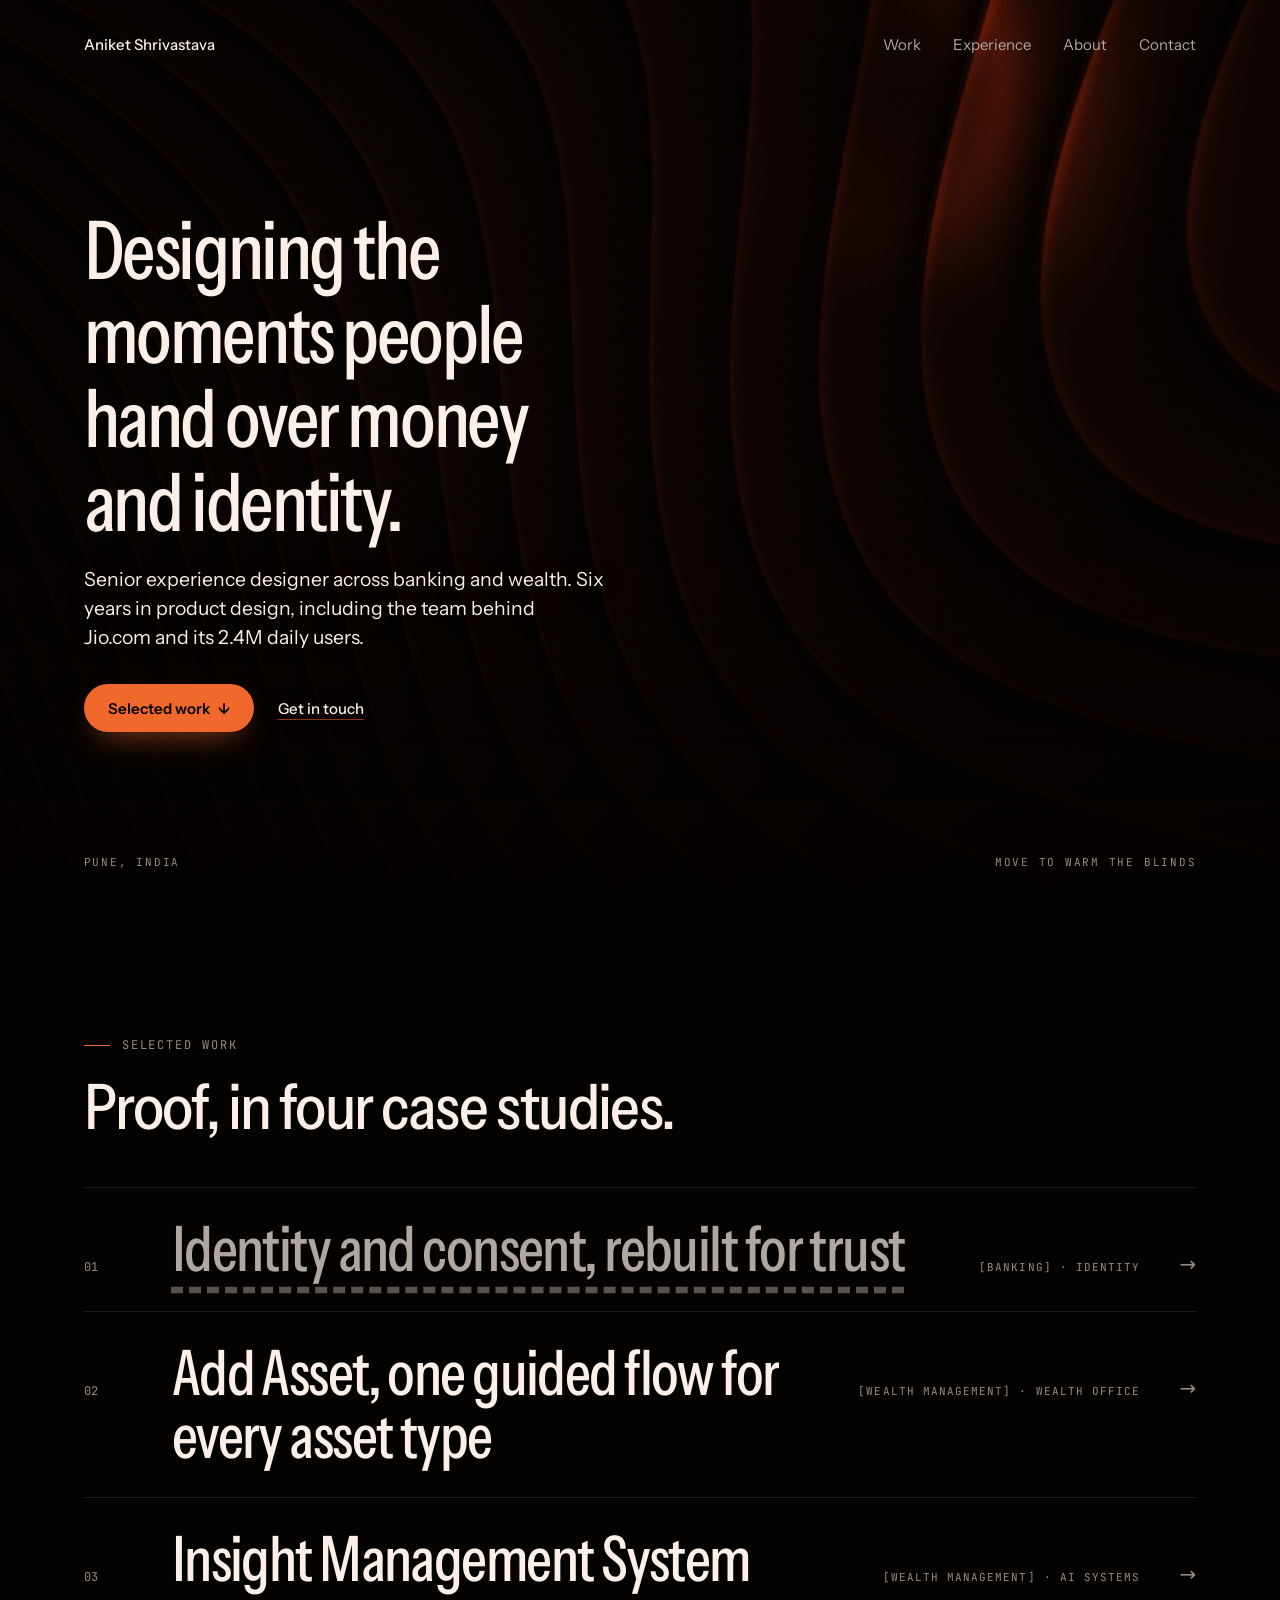
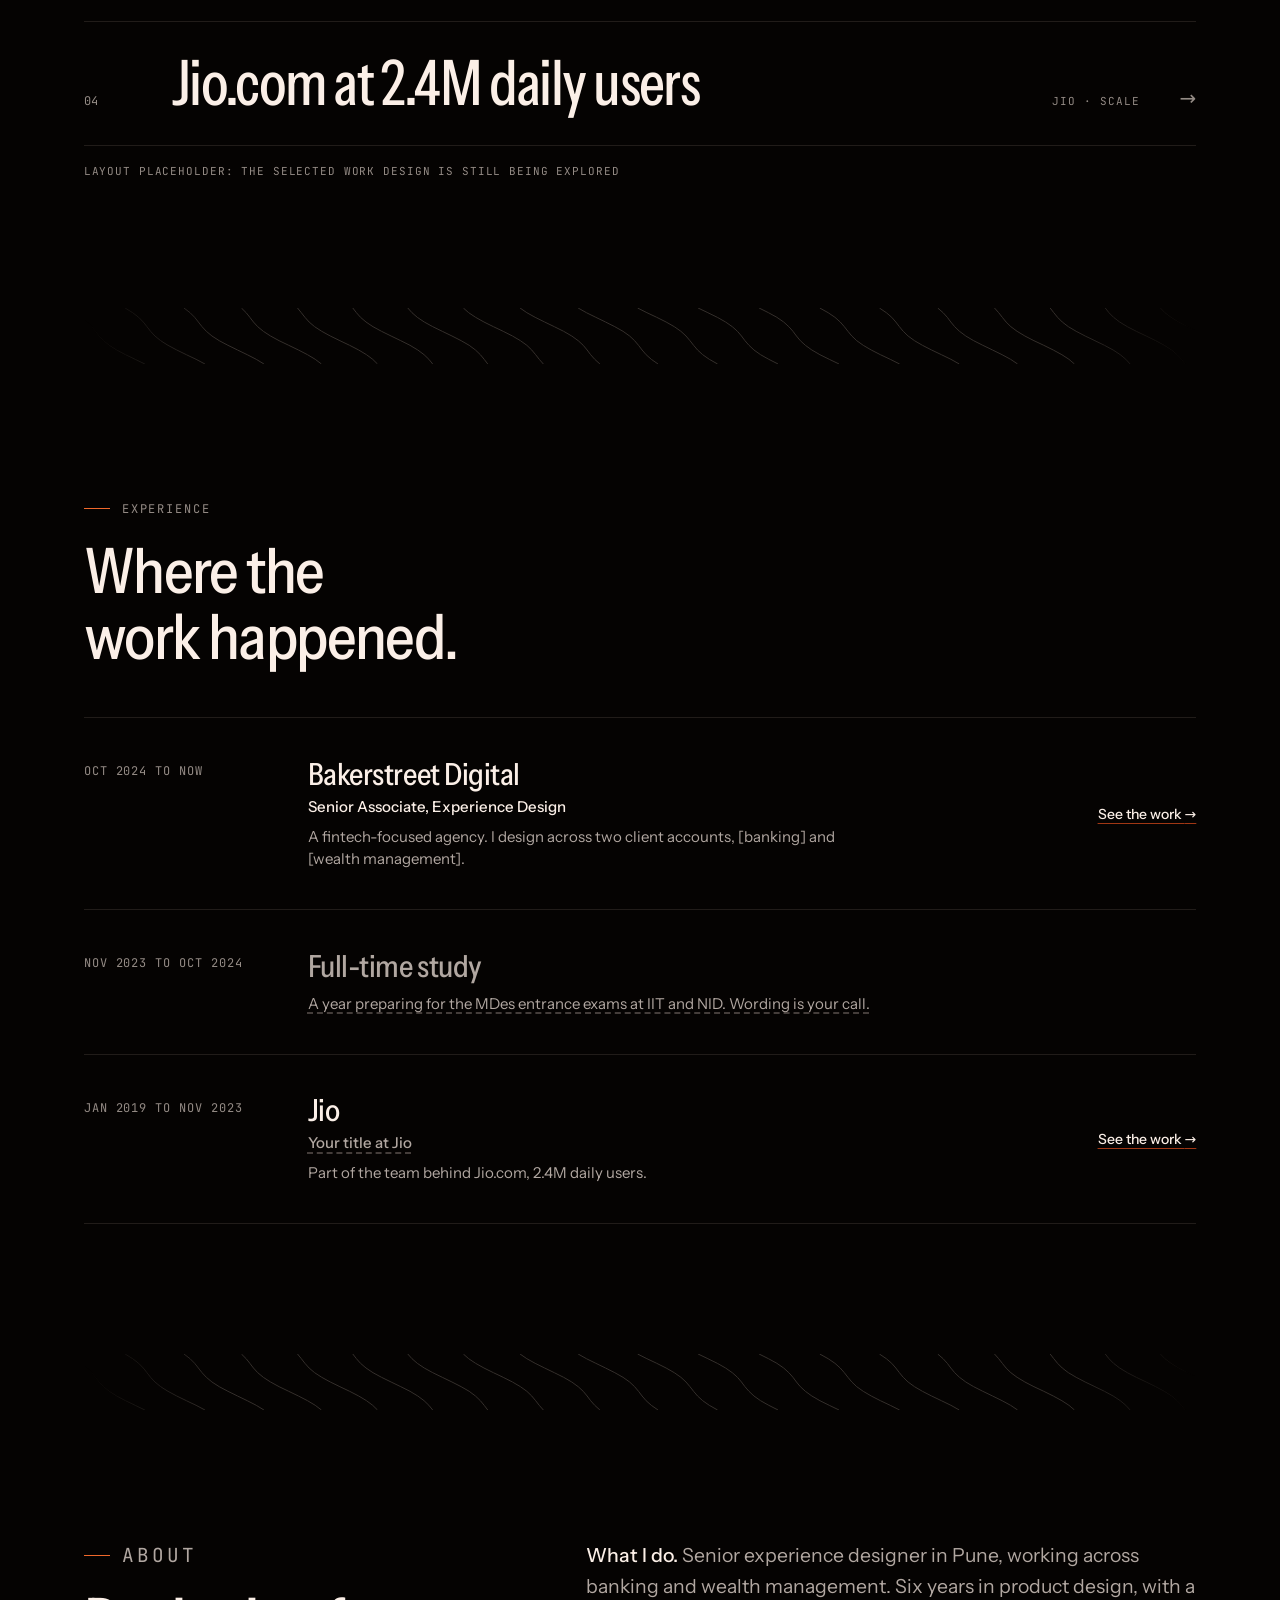
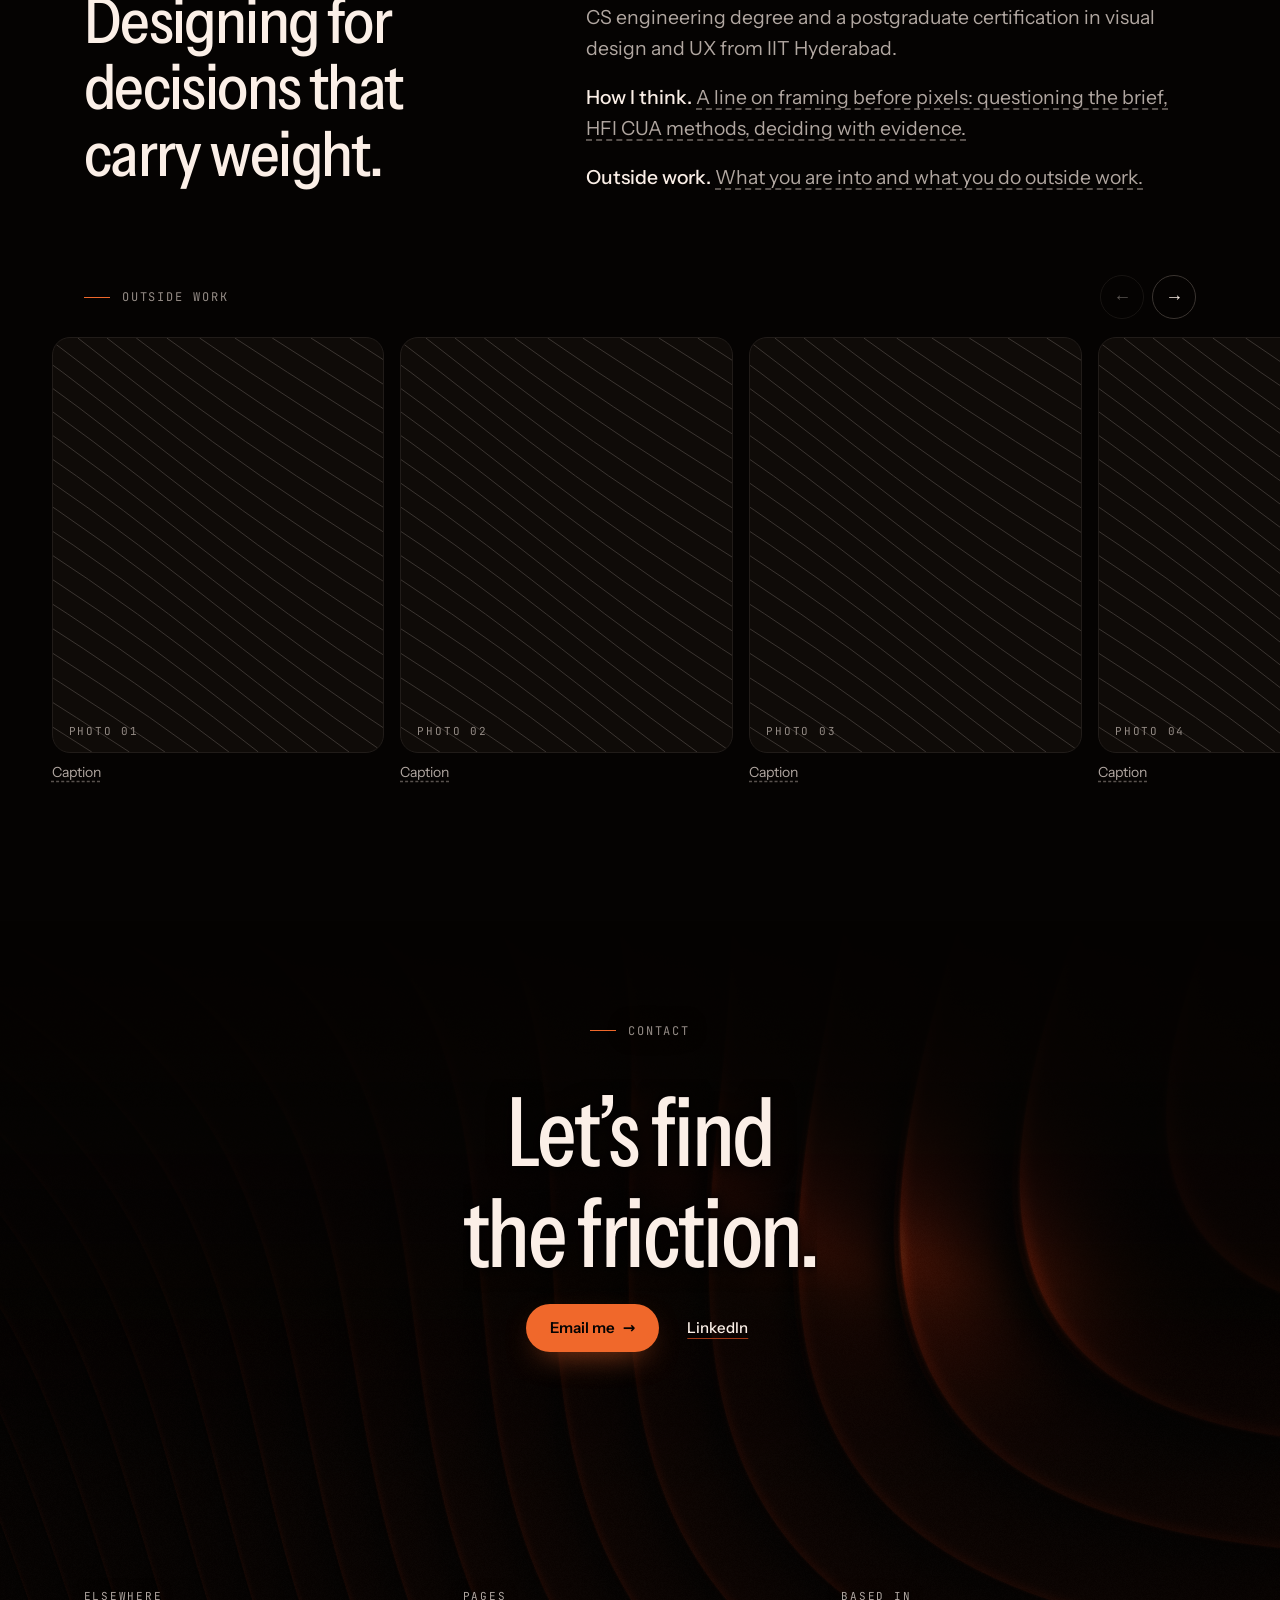
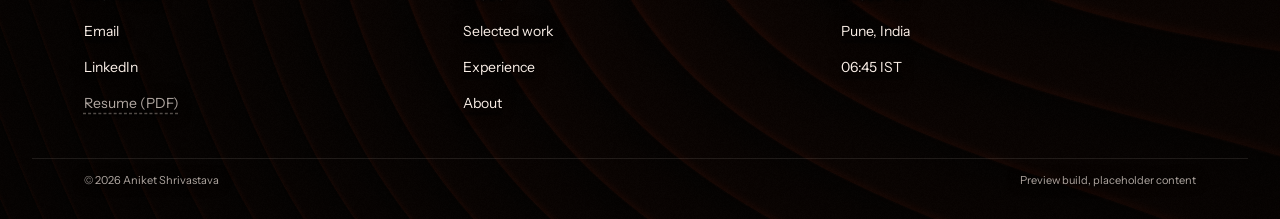
<file: index.html>
<!doctype html>
<html lang="en">
<head>
<meta charset="utf-8">
<meta name="viewport" content="width=device-width, initial-scale=1">
<title>Aniket Shrivastava, product designer</title>
<link rel="preload" href="assets/fonts/instrument-sans-latin-wdth-normal.woff2" as="font" type="font/woff2" crossorigin>
<link rel="stylesheet" href="assets/css/tokens.css">
<link rel="stylesheet" href="assets/css/site.css">
<link rel="icon" href="assets/img/favicon.svg" type="image/svg+xml">
<meta name="description" content="Aniket Shrivastava designs the moments people hand over money and identity. Experience designer across banking and wealth, Pune.">
<meta name="robots" content="noindex, nofollow"><!-- PREVIEW: remove this line at public launch -->
<meta name="theme-color" content="#050302">
<meta property="og:type" content="website">
<meta property="og:title" content="Aniket Shrivastava, product designer">
<meta property="og:description" content="Aniket Shrivastava designs the moments people hand over money and identity. Experience designer across banking and wealth, Pune.">
<meta property="og:image" content="assets/img/og.jpg">
<meta name="twitter:card" content="summary_large_image">
<script>
/* Headings wait for their line reveal, but never longer than 3s if the animation library is slow or blocked */
(function () { try { if (matchMedia('(prefers-reduced-motion: reduce)').matches) return; } catch (e) {}
  var d = document.documentElement; d.classList.add('split-ready');
  setTimeout(function () { if (!window.SplitText) d.classList.remove('split-ready'); }, 3000); })();
</script>
</head>
<body>
<!-- ===== HERO EFFECT SETTINGS: Ember Blinds ===========================================
     Paste the JSON from the Ember Blinds configurator "Copy settings (JSON)" here as-is (the "phone" block is the touch-screen profile).
     Unknown keys are ignored and every value is clamped to a safe range, so a paste cannot break the page.
     Colours come from assets/css/tokens.css (--effect-*), not from this JSON.
     ===================================================================================== -->
<script type="application/json" id="effect-settings">
{
  "count": 19,
  "minWidth": 77,
  "angle": 35,
  "persp": -0.78,
  "curves": 9.7,
  "freq": 4.2,
  "drift": 0.81,
  "irregular": 0.12,
  "profile": 0,
  "crease": 0.87,
  "seam": 0.12,
  "shineRight": false,
  "relief": 1,
  "shine": 0.31,
  "sway": 0.4,
  "bend": 0.6,
  "tiltHeat": 0.76,
  "size": 0.6,
  "amount": 1,
  "spread": 0.6,
  "linger": 0.65,
  "rise": 0.35,
  "lag": 0.5,
  "idle": 0.6,
  "intensity": 1.2,
  "ambient": 0.06,
  "grain": 0.45,
  "phone": {
    "minWidth": 38,
    "size": 0.38,
    "amount": 0.76,
    "idle": 0.44,
    "breath": 0.6,
    "breathSpeed": 0.95,
    "tapHeat": 0.85,
    "tapSize": 0.56,
    "intensity": 1.58,
    "ambient": 0.07
  }
}
</script>
<a class="skip" href="#work">Skip to work</a>

<header class="hero" aria-labelledby="hero-h">
  <canvas id="cv" aria-hidden="true"></canvas>
  <nav class="top" aria-label="Main">
    <a class="mark" href="index.html">Aniket Shrivastava</a>
    <div class="links"><a href="index.html#work">Work</a><a href="index.html#experience">Experience</a><a href="index.html#about">About</a><a href="index.html#contact">Contact</a></div>
  </nav>
  <div class="center">
    <div class="copy">
      <h1 id="hero-h">Designing the moments people hand over money and identity.</h1>
      <p class="sub">Senior experience designer across banking and wealth. Six years in product design, including the team behind Jio.com and its 2.4M daily users.</p>
      <div class="ctas">
        <a href="#work" class="btn btn-primary">Selected work <span class="arr down" aria-hidden="true">&darr;</span></a>
        <a href="#contact" class="btn btn-ghost">Get in touch</a>
      </div>
    </div>
  </div>
  <div class="foot" aria-hidden="true"><span>Pune, India</span><span class="hint-mouse">Move to warm the blinds</span><span class="hint-touch">Drag to warm the blinds</span></div>
</header>

<main>
  <section class="block" id="work">
    <div class="wrap">
      <p class="kicker reveal">Selected work</p>
      <h2>Proof, in four case studies.</h2>
      <ol class="index">
        <li class="reveal"><a href="case/identity-consent.html"><span class="n">01</span><span class="t"><span class="tbd">Identity and consent, rebuilt for trust</span></span><span class="m">[banking] &middot; Identity</span><span class="arr" aria-hidden="true">&rarr;</span></a></li>
        <li class="reveal"><a href="case/add-asset.html"><span class="n">02</span><span class="t">Add Asset, one guided flow for every asset type</span><span class="m">[wealth management] &middot; Wealth Office</span><span class="arr" aria-hidden="true">&rarr;</span></a></li>
        <li class="reveal"><a href="case/insight-management.html"><span class="n">03</span><span class="t">Insight Management System</span><span class="m">[wealth management] &middot; AI systems</span><span class="arr" aria-hidden="true">&rarr;</span></a></li>
        <li class="reveal"><a href="case/jio-com.html"><span class="n">04</span><span class="t">Jio.com at 2.4M daily users</span><span class="m">Jio &middot; Scale</span><span class="arr" aria-hidden="true">&rarr;</span></a></li>
      </ol>
      <p class="note-tbd">Layout placeholder: the selected work design is still being explored</p>
    </div>
  </section>

  <div class="wrap"><span class="slat-rule" aria-hidden="true"></span></div>

  <section class="block" id="experience">
    <div class="wrap">
      <p class="kicker reveal">Experience</p>
      <h2>Where the work happened.</h2>
      <ol class="exp">
        <li class="reveal"><a href="work/bakerstreet.html"><span class="when">Oct 2024 to now</span><span><span class="co">Bakerstreet Digital</span><span class="role">Senior Associate, Experience Design</span><span class="what">A fintech-focused agency. I design across two client accounts, [banking] and [wealth management].</span></span><span class="go">See the work <span aria-hidden="true">&rarr;</span></span></a></li>
        <li class="reveal gap"><div><span class="when">Nov 2023 to Oct 2024</span><span><span class="co">Full-time study</span><span class="what"><span class="tbd">A year preparing for the MDes entrance exams at IIT and NID. Wording is your call.</span></span></span><span></span></div></li>
        <li class="reveal"><a href="work/jio.html"><span class="when">Jan 2019 to Nov 2023</span><span><span class="co">Jio</span><span class="role"><span class="tbd">Your title at Jio</span></span><span class="what">Part of the team behind Jio.com, 2.4M daily users.</span></span><span class="go">See the work <span aria-hidden="true">&rarr;</span></span></a></li>
      </ol>
    </div>
  </section>

  <div class="wrap"><span class="slat-rule" aria-hidden="true"></span></div>

  <section class="block" id="about">
    <div class="wrap about">
      <div>
        <p class="kicker reveal">About</p>
        <h2>Designing for decisions that carry weight.</h2>
      </div>
      <div class="reveal">
        <p><b>What I do.</b> Senior experience designer in Pune, working across banking and wealth management. Six years in product design, with a CS engineering degree and a postgraduate certification in visual design and UX from IIT Hyderabad.</p>
        <p><b>How I think.</b> <span class="tbd">A line on framing before pixels: questioning the brief, HFI CUA methods, deciding with evidence.</span></p>
        <p><b>Outside work.</b> <span class="tbd">What you are into and what you do outside work.</span></p>
      </div>
    </div>
    <div class="carousel" aria-roledescription="carousel" aria-label="Life outside work">
      <div class="wrap car-head"><span class="kicker" style="margin:0">Outside work</span><div class="car-btns"><button type="button" data-dir="-1" aria-label="Previous photos">&larr;</button><button type="button" data-dir="1" aria-label="Next photos">&rarr;</button></div></div>
      <ul class="track" tabindex="0" aria-label="Photos, scroll sideways">
          <li><div class="tile"><span>Photo 01</span></div><p class="cap"><span class="tbd">Caption</span></p></li>
          <li><div class="tile"><span>Photo 02</span></div><p class="cap"><span class="tbd">Caption</span></p></li>
          <li><div class="tile"><span>Photo 03</span></div><p class="cap"><span class="tbd">Caption</span></p></li>
          <li><div class="tile"><span>Photo 04</span></div><p class="cap"><span class="tbd">Caption</span></p></li>
          <li><div class="tile"><span>Photo 05</span></div><p class="cap"><span class="tbd">Caption</span></p></li>
          <li><div class="tile"><span>Photo 06</span></div><p class="cap"><span class="tbd">Caption</span></p></li>
      </ul>
    </div>
  </section>
</main>

<div class="closing">
  <canvas id="cv2" aria-hidden="true"></canvas>
  <section class="block" id="contact">
    <div class="wrap contact">
      <p class="kicker">Contact</p>
      <h2>Let&rsquo;s find the friction.</h2>
      <div class="row">
        <a href="#" class="btn btn-primary">Email me <span class="arr" aria-hidden="true">&rarr;</span></a>
        <a href="#" class="btn btn-ghost">LinkedIn</a>
      </div>
    </div>
  </section>
  <footer class="site">
    <div class="wrap fcols">
      <div><h3>Elsewhere</h3><ul><li><a href="#">Email</a></li><li><a href="#">LinkedIn</a></li><li><a href="#"><span class="tbd">Resume (PDF)</span></a></li></ul></div>
      <div><h3>Pages</h3><ul><li><a href="index.html#work">Selected work</a></li><li><a href="index.html#experience">Experience</a></li><li><a href="index.html#about">About</a></li></ul></div>
      <div><h3>Based in</h3><ul><li><span>Pune, India</span></li><li><span data-clock>IST</span></li></ul></div>
    </div>
    <div class="wrap legal"><span>&copy; 2026 Aniket Shrivastava</span><span>Preview build, placeholder content</span></div>
  </footer>
</div>
<script src="assets/js/ember.js"></script>
<script src="assets/js/site.js"></script>
<script defer src="assets/js/gsap.min.js"></script>
<script defer src="assets/js/ScrollTrigger.min.js"></script>
<script defer src="assets/js/SplitText.min.js"></script>
</body>
</html>
</file>
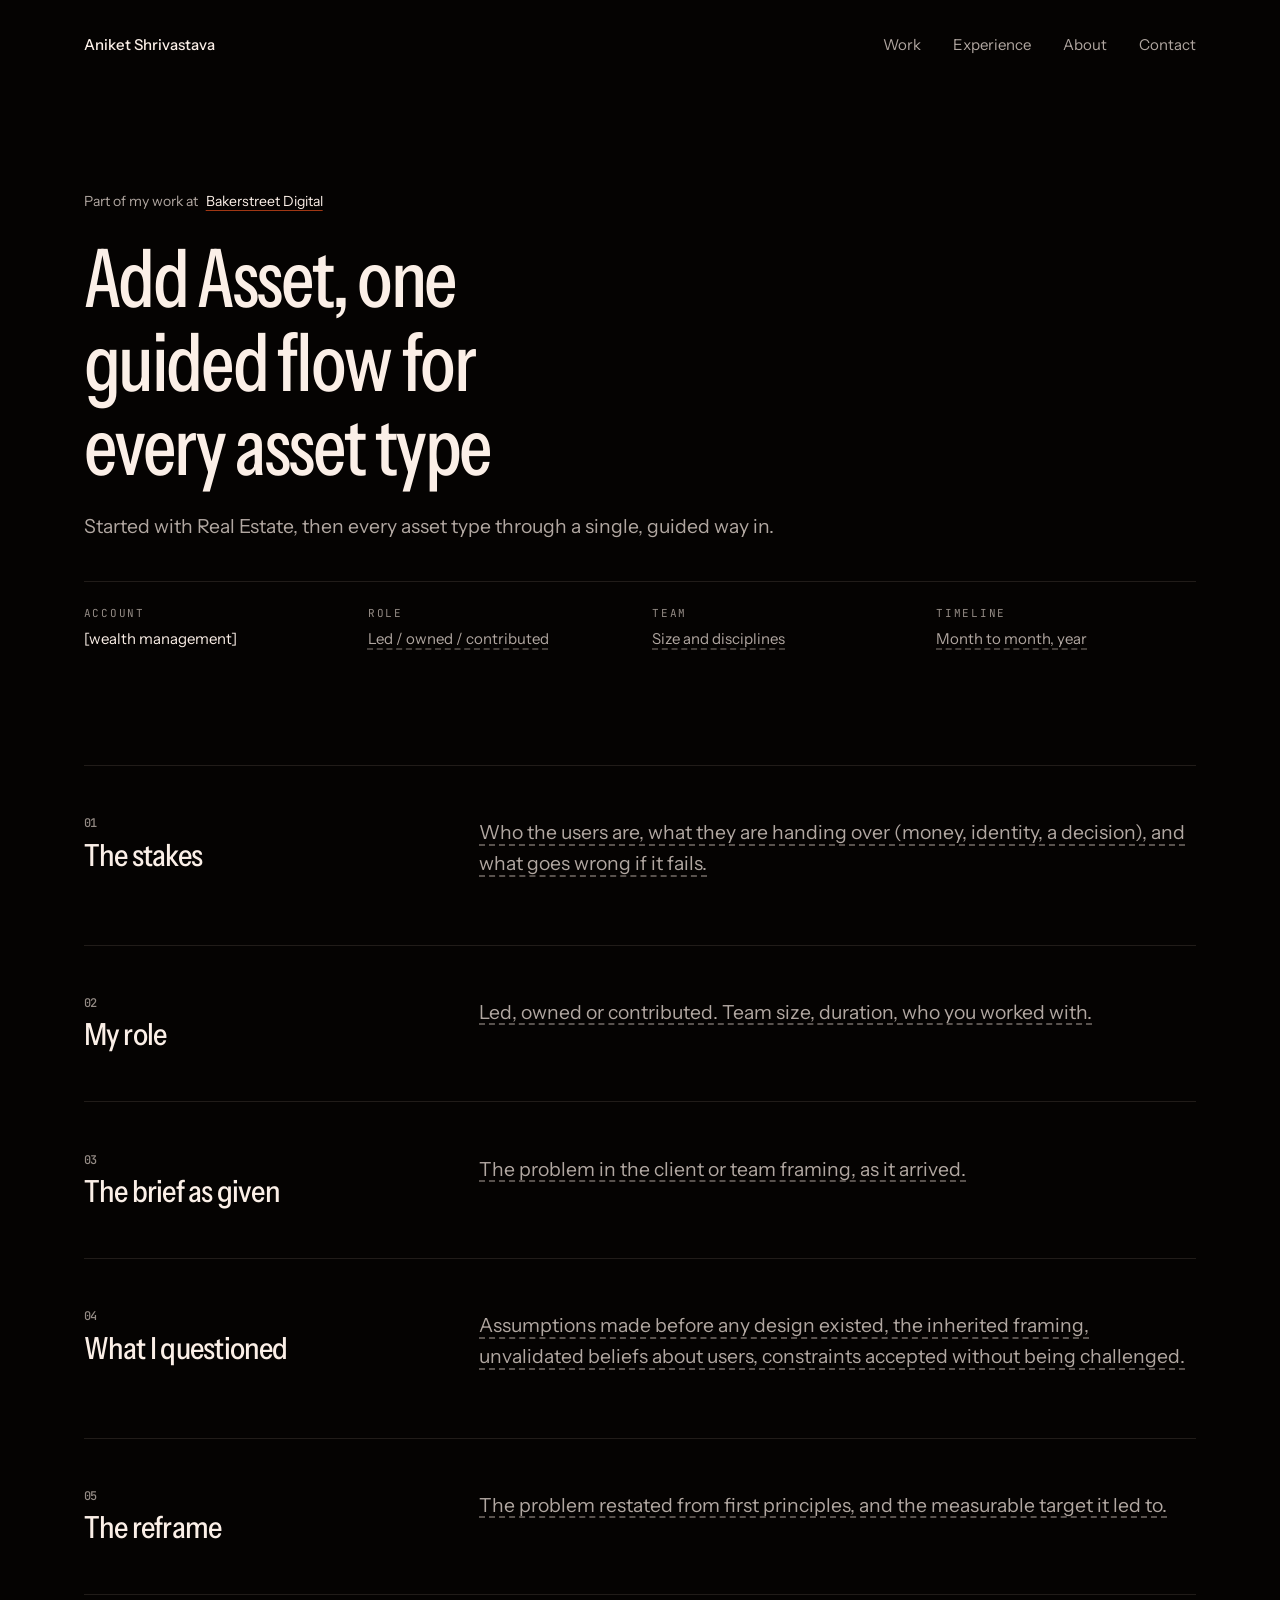
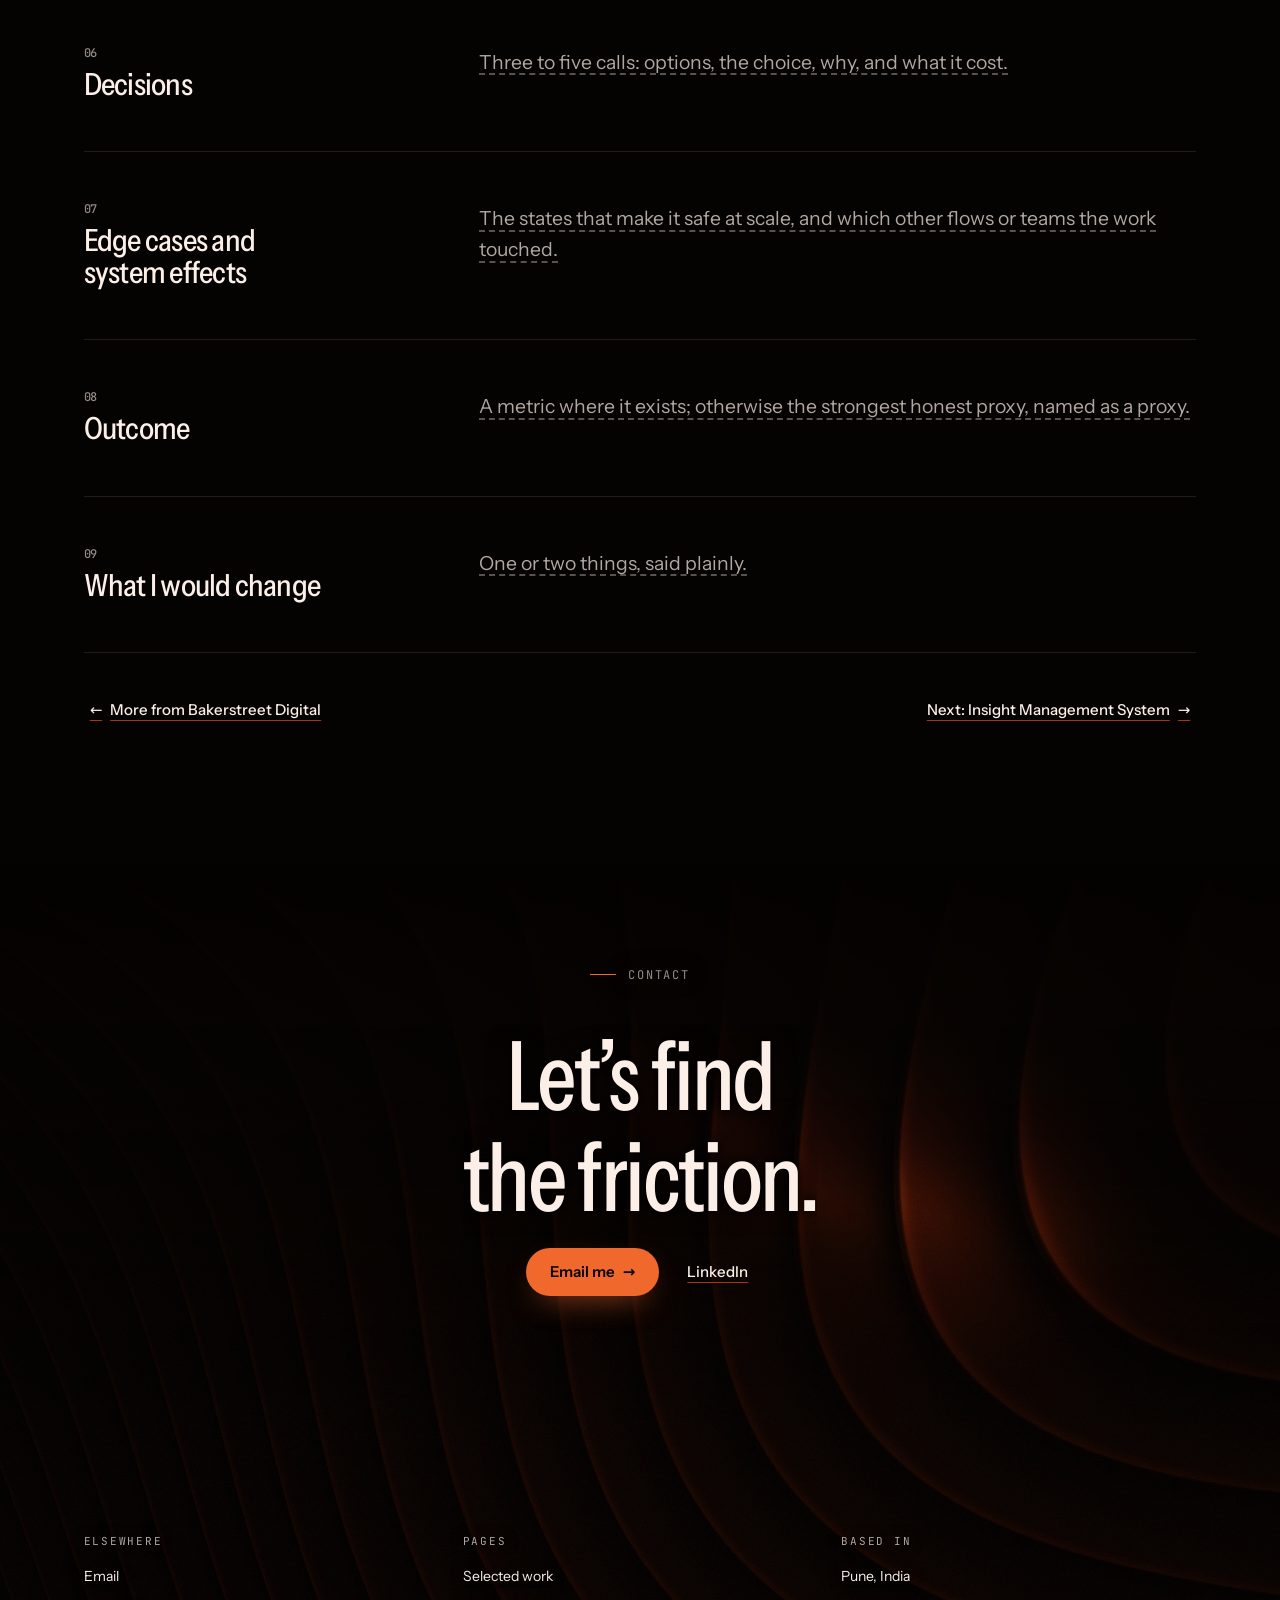
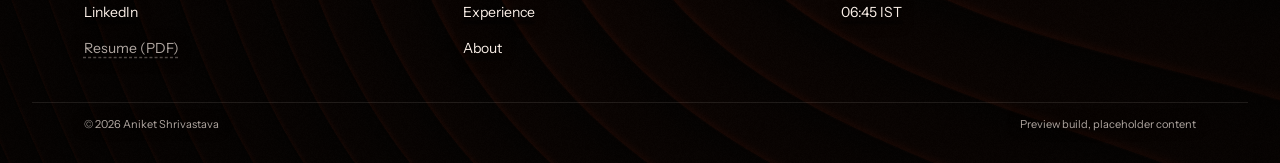
<file: case/add-asset.html>
<!doctype html>
<html lang="en">
<head>
<meta charset="utf-8">
<meta name="viewport" content="width=device-width, initial-scale=1">
<title>Add Asset, one guided flow for every asset type, Aniket Shrivastava</title>
<link rel="preload" href="../assets/fonts/instrument-sans-latin-wdth-normal.woff2" as="font" type="font/woff2" crossorigin>
<link rel="stylesheet" href="../assets/css/tokens.css">
<link rel="stylesheet" href="../assets/css/site.css">
<link rel="icon" href="../assets/img/favicon.svg" type="image/svg+xml">
<meta name="description" content="Started with Real Estate, then every asset type through a single, guided way in.">
<meta name="robots" content="noindex, nofollow"><!-- PREVIEW: remove this line at public launch -->
<meta name="theme-color" content="#050302">
<meta property="og:type" content="website">
<meta property="og:title" content="Add Asset, one guided flow for every asset type, Aniket Shrivastava">
<meta property="og:description" content="Started with Real Estate, then every asset type through a single, guided way in.">
<meta property="og:image" content="../assets/img/og.jpg">
<meta name="twitter:card" content="summary_large_image">
<script>
/* Headings wait for their line reveal, but never longer than 3s if the animation library is slow or blocked */
(function () { try { if (matchMedia('(prefers-reduced-motion: reduce)').matches) return; } catch (e) {}
  var d = document.documentElement; d.classList.add('split-ready');
  setTimeout(function () { if (!window.SplitText) d.classList.remove('split-ready'); }, 3000); })();
</script>
</head>
<body>
<header><nav class="top" aria-label="Main">
    <a class="mark" href="../index.html">Aniket Shrivastava</a>
    <div class="links"><a href="../index.html#work">Work</a><a href="../index.html#experience">Experience</a><a href="../index.html#about">About</a><a href="../index.html#contact">Contact</a></div>
  </nav></header>
<main>
  <div class="wrap">
    <div class="page-head">
      <p class="crumb"><span>Part of my work at</span><a href="../work/bakerstreet.html">Bakerstreet Digital</a></p>
      <h1>Add Asset, one guided flow for every asset type</h1>
      <p class="lede">Started with Real Estate, then every asset type through a single, guided way in.</p>
      <dl class="facts">
        <div><dt>Account</dt><dd>[wealth management]</dd></div>
        <div><dt>Role</dt><dd><span class="tbd">Led / owned / contributed</span></dd></div>
        <div><dt>Team</dt><dd><span class="tbd">Size and disciplines</span></dd></div>
        <div><dt>Timeline</dt><dd><span class="tbd">Month to month, year</span></dd></div>
      </dl>
    </div>
    <div class="case-body">
    <section><h2><span class="num">01</span>The stakes</h2><div><p><span class="tbd">Who the users are, what they are handing over (money, identity, a decision), and what goes wrong if it fails.</span></p></div></section>
    <section><h2><span class="num">02</span>My role</h2><div><p><span class="tbd">Led, owned or contributed. Team size, duration, who you worked with.</span></p></div></section>
    <section><h2><span class="num">03</span>The brief as given</h2><div><p><span class="tbd">The problem in the client or team framing, as it arrived.</span></p></div></section>
    <section><h2><span class="num">04</span>What I questioned</h2><div><p><span class="tbd">Assumptions made before any design existed, the inherited framing, unvalidated beliefs about users, constraints accepted without being challenged.</span></p></div></section>
    <section><h2><span class="num">05</span>The reframe</h2><div><p><span class="tbd">The problem restated from first principles, and the measurable target it led to.</span></p></div></section>
    <section><h2><span class="num">06</span>Decisions</h2><div><p><span class="tbd">Three to five calls: options, the choice, why, and what it cost.</span></p></div></section>
    <section><h2><span class="num">07</span>Edge cases and system effects</h2><div><p><span class="tbd">The states that make it safe at scale, and which other flows or teams the work touched.</span></p></div></section>
    <section><h2><span class="num">08</span>Outcome</h2><div><p><span class="tbd">A metric where it exists; otherwise the strongest honest proxy, named as a proxy.</span></p></div></section>
    <section><h2><span class="num">09</span>What I would change</h2><div><p><span class="tbd">One or two things, said plainly.</span></p></div></section>
      <div class="next"><a class="btn btn-ghost" href="../work/bakerstreet.html"><span class="arr" aria-hidden="true">&larr;</span> More from Bakerstreet Digital</a><a class="btn btn-ghost" href="insight-management.html">Next: Insight Management System <span class="arr" aria-hidden="true">&rarr;</span></a></div>
    </div>
  </div>
</main>
<div class="closing">
  <canvas id="cv2" aria-hidden="true"></canvas>
  <section class="block" id="contact">
    <div class="wrap contact">
      <p class="kicker">Contact</p>
      <h2>Let&rsquo;s find the friction.</h2>
      <div class="row">
        <a href="#" class="btn btn-primary">Email me <span class="arr" aria-hidden="true">&rarr;</span></a>
        <a href="#" class="btn btn-ghost">LinkedIn</a>
      </div>
    </div>
  </section>
  <footer class="site">
    <div class="wrap fcols">
      <div><h3>Elsewhere</h3><ul><li><a href="#">Email</a></li><li><a href="#">LinkedIn</a></li><li><a href="#"><span class="tbd">Resume (PDF)</span></a></li></ul></div>
      <div><h3>Pages</h3><ul><li><a href="../index.html#work">Selected work</a></li><li><a href="../index.html#experience">Experience</a></li><li><a href="../index.html#about">About</a></li></ul></div>
      <div><h3>Based in</h3><ul><li><span>Pune, India</span></li><li><span data-clock>IST</span></li></ul></div>
    </div>
    <div class="wrap legal"><span>&copy; 2026 Aniket Shrivastava</span><span>Preview build, placeholder content</span></div>
  </footer>
</div>
<script src="../assets/js/ember.js"></script>
<script src="../assets/js/site.js"></script>
<script defer src="../assets/js/gsap.min.js"></script>
<script defer src="../assets/js/ScrollTrigger.min.js"></script>
<script defer src="../assets/js/SplitText.min.js"></script>
</body>
</html>
</file>
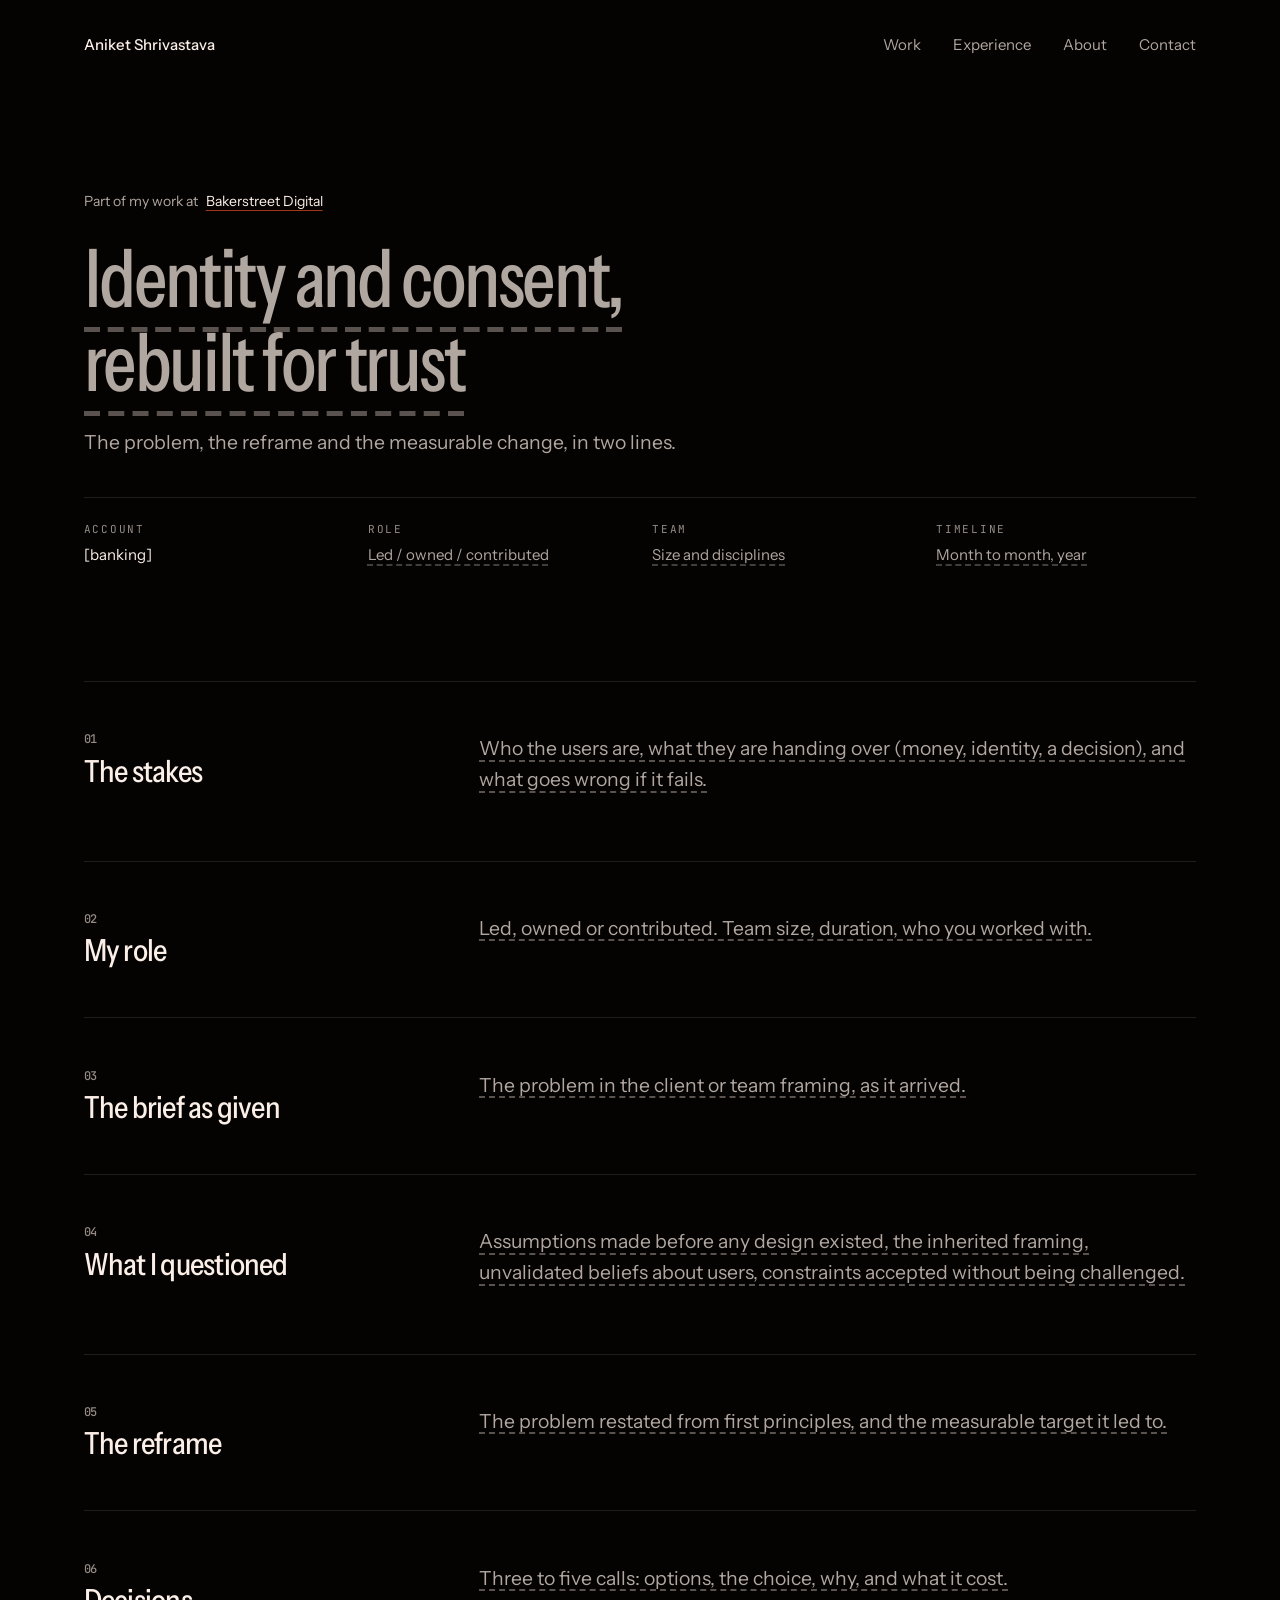
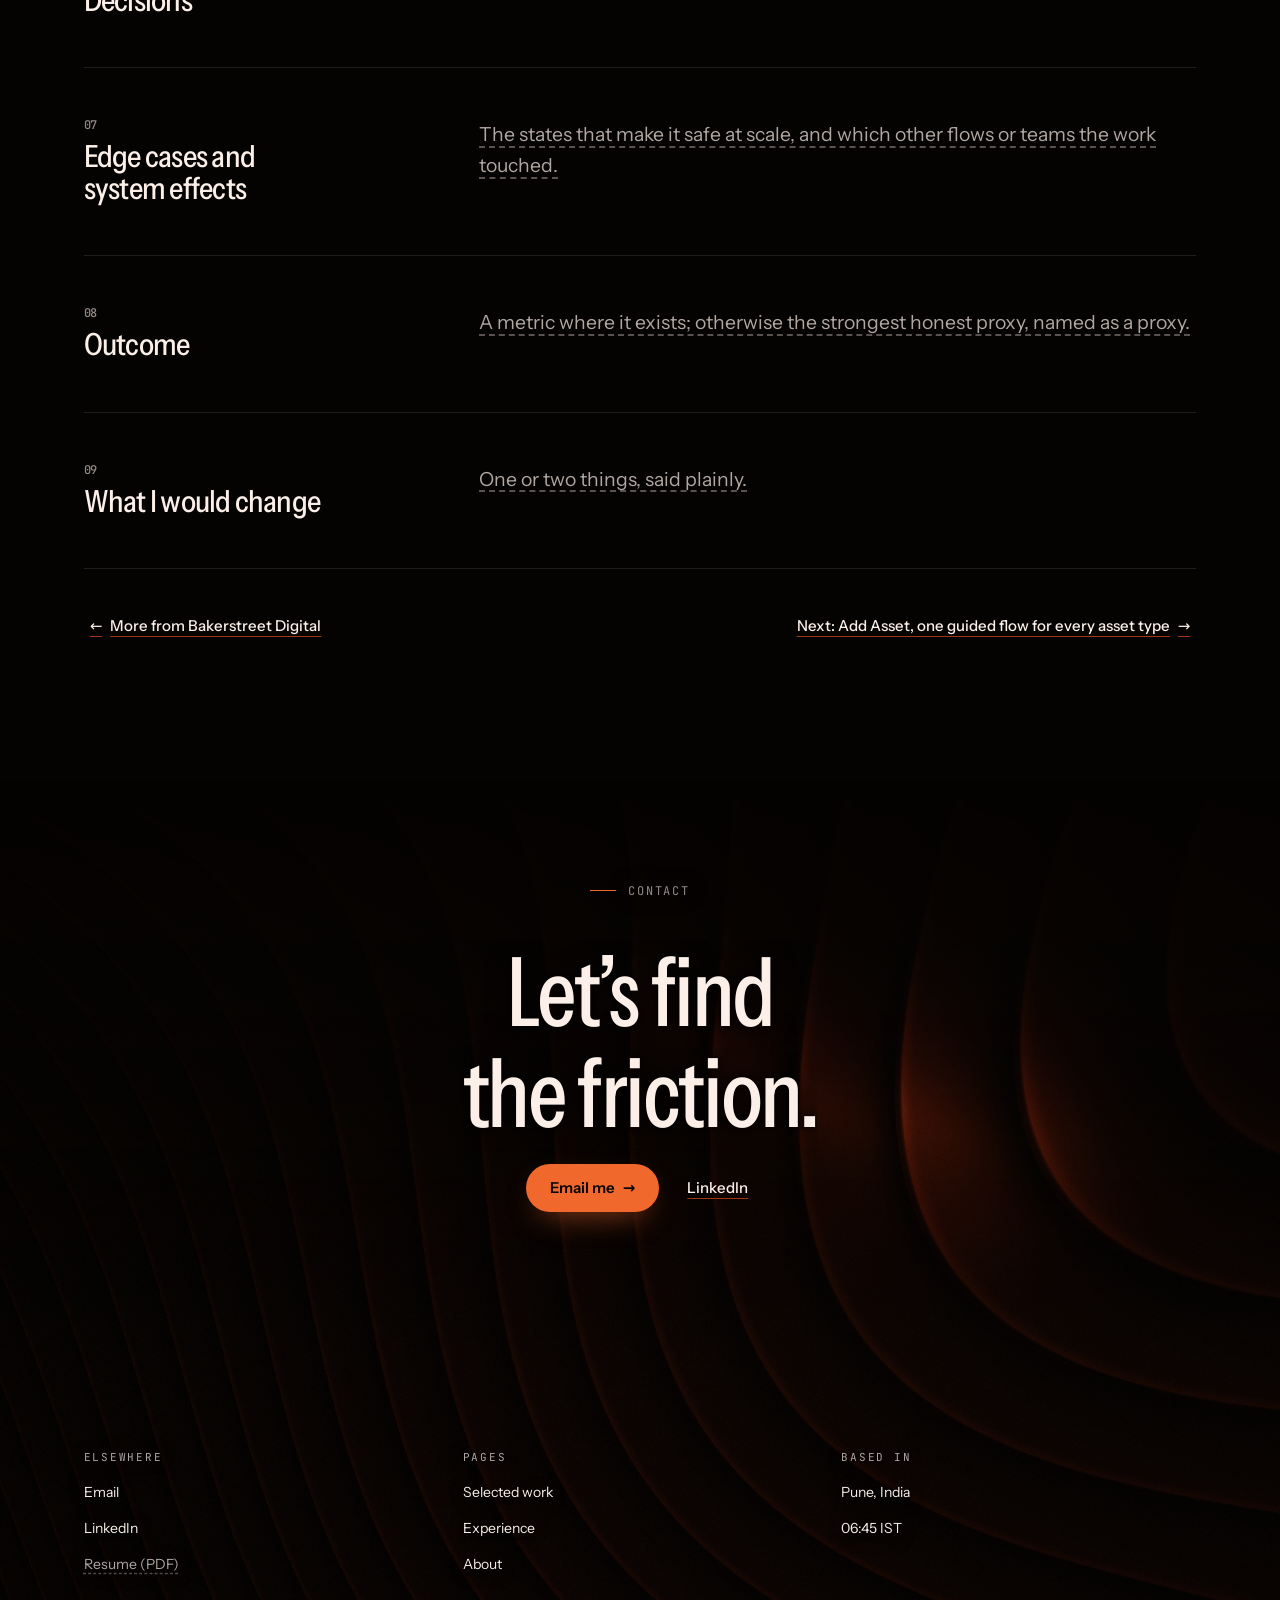
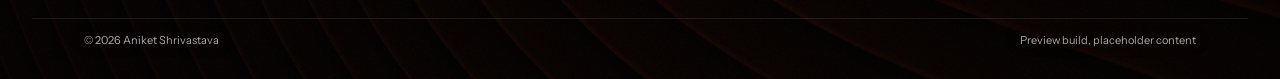
<file: case/identity-consent.html>
<!doctype html>
<html lang="en">
<head>
<meta charset="utf-8">
<meta name="viewport" content="width=device-width, initial-scale=1">
<title>Identity and consent, rebuilt for trust, Aniket Shrivastava</title>
<link rel="preload" href="../assets/fonts/instrument-sans-latin-wdth-normal.woff2" as="font" type="font/woff2" crossorigin>
<link rel="stylesheet" href="../assets/css/tokens.css">
<link rel="stylesheet" href="../assets/css/site.css">
<link rel="icon" href="../assets/img/favicon.svg" type="image/svg+xml">
<meta name="description" content="The problem, the reframe and the measurable change, in two lines.">
<meta name="robots" content="noindex, nofollow"><!-- PREVIEW: remove this line at public launch -->
<meta name="theme-color" content="#050302">
<meta property="og:type" content="website">
<meta property="og:title" content="Identity and consent, rebuilt for trust, Aniket Shrivastava">
<meta property="og:description" content="The problem, the reframe and the measurable change, in two lines.">
<meta property="og:image" content="../assets/img/og.jpg">
<meta name="twitter:card" content="summary_large_image">
<script>
/* Headings wait for their line reveal, but never longer than 3s if the animation library is slow or blocked */
(function () { try { if (matchMedia('(prefers-reduced-motion: reduce)').matches) return; } catch (e) {}
  var d = document.documentElement; d.classList.add('split-ready');
  setTimeout(function () { if (!window.SplitText) d.classList.remove('split-ready'); }, 3000); })();
</script>
</head>
<body>
<header><nav class="top" aria-label="Main">
    <a class="mark" href="../index.html">Aniket Shrivastava</a>
    <div class="links"><a href="../index.html#work">Work</a><a href="../index.html#experience">Experience</a><a href="../index.html#about">About</a><a href="../index.html#contact">Contact</a></div>
  </nav></header>
<main>
  <div class="wrap">
    <div class="page-head">
      <p class="crumb"><span>Part of my work at</span><a href="../work/bakerstreet.html">Bakerstreet Digital</a></p>
      <h1><span class="tbd">Identity and consent, rebuilt for trust</span></h1>
      <p class="lede">The problem, the reframe and the measurable change, in two lines.</p>
      <dl class="facts">
        <div><dt>Account</dt><dd>[banking]</dd></div>
        <div><dt>Role</dt><dd><span class="tbd">Led / owned / contributed</span></dd></div>
        <div><dt>Team</dt><dd><span class="tbd">Size and disciplines</span></dd></div>
        <div><dt>Timeline</dt><dd><span class="tbd">Month to month, year</span></dd></div>
      </dl>
    </div>
    <div class="case-body">
    <section><h2><span class="num">01</span>The stakes</h2><div><p><span class="tbd">Who the users are, what they are handing over (money, identity, a decision), and what goes wrong if it fails.</span></p></div></section>
    <section><h2><span class="num">02</span>My role</h2><div><p><span class="tbd">Led, owned or contributed. Team size, duration, who you worked with.</span></p></div></section>
    <section><h2><span class="num">03</span>The brief as given</h2><div><p><span class="tbd">The problem in the client or team framing, as it arrived.</span></p></div></section>
    <section><h2><span class="num">04</span>What I questioned</h2><div><p><span class="tbd">Assumptions made before any design existed, the inherited framing, unvalidated beliefs about users, constraints accepted without being challenged.</span></p></div></section>
    <section><h2><span class="num">05</span>The reframe</h2><div><p><span class="tbd">The problem restated from first principles, and the measurable target it led to.</span></p></div></section>
    <section><h2><span class="num">06</span>Decisions</h2><div><p><span class="tbd">Three to five calls: options, the choice, why, and what it cost.</span></p></div></section>
    <section><h2><span class="num">07</span>Edge cases and system effects</h2><div><p><span class="tbd">The states that make it safe at scale, and which other flows or teams the work touched.</span></p></div></section>
    <section><h2><span class="num">08</span>Outcome</h2><div><p><span class="tbd">A metric where it exists; otherwise the strongest honest proxy, named as a proxy.</span></p></div></section>
    <section><h2><span class="num">09</span>What I would change</h2><div><p><span class="tbd">One or two things, said plainly.</span></p></div></section>
      <div class="next"><a class="btn btn-ghost" href="../work/bakerstreet.html"><span class="arr" aria-hidden="true">&larr;</span> More from Bakerstreet Digital</a><a class="btn btn-ghost" href="add-asset.html">Next: Add Asset, one guided flow for every asset type <span class="arr" aria-hidden="true">&rarr;</span></a></div>
    </div>
  </div>
</main>
<div class="closing">
  <canvas id="cv2" aria-hidden="true"></canvas>
  <section class="block" id="contact">
    <div class="wrap contact">
      <p class="kicker">Contact</p>
      <h2>Let&rsquo;s find the friction.</h2>
      <div class="row">
        <a href="#" class="btn btn-primary">Email me <span class="arr" aria-hidden="true">&rarr;</span></a>
        <a href="#" class="btn btn-ghost">LinkedIn</a>
      </div>
    </div>
  </section>
  <footer class="site">
    <div class="wrap fcols">
      <div><h3>Elsewhere</h3><ul><li><a href="#">Email</a></li><li><a href="#">LinkedIn</a></li><li><a href="#"><span class="tbd">Resume (PDF)</span></a></li></ul></div>
      <div><h3>Pages</h3><ul><li><a href="../index.html#work">Selected work</a></li><li><a href="../index.html#experience">Experience</a></li><li><a href="../index.html#about">About</a></li></ul></div>
      <div><h3>Based in</h3><ul><li><span>Pune, India</span></li><li><span data-clock>IST</span></li></ul></div>
    </div>
    <div class="wrap legal"><span>&copy; 2026 Aniket Shrivastava</span><span>Preview build, placeholder content</span></div>
  </footer>
</div>
<script src="../assets/js/ember.js"></script>
<script src="../assets/js/site.js"></script>
<script defer src="../assets/js/gsap.min.js"></script>
<script defer src="../assets/js/ScrollTrigger.min.js"></script>
<script defer src="../assets/js/SplitText.min.js"></script>
</body>
</html>
</file>
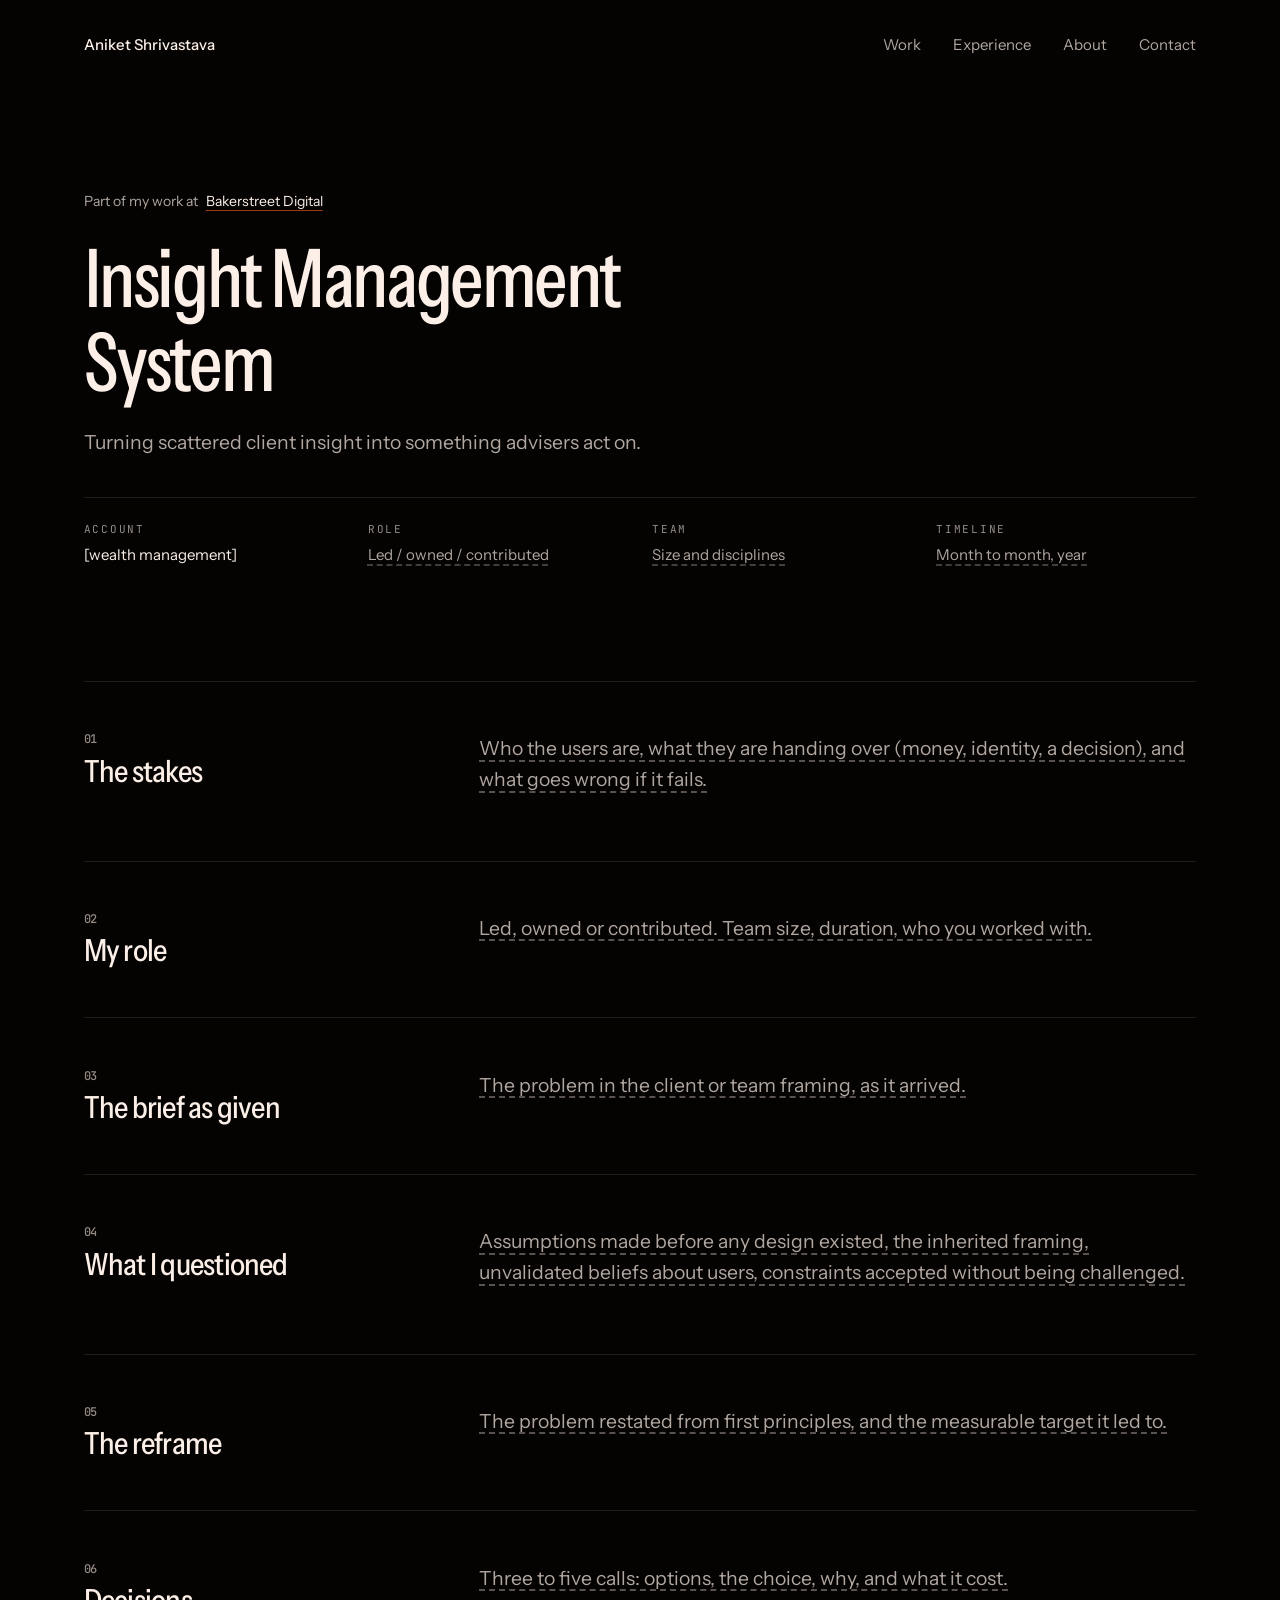
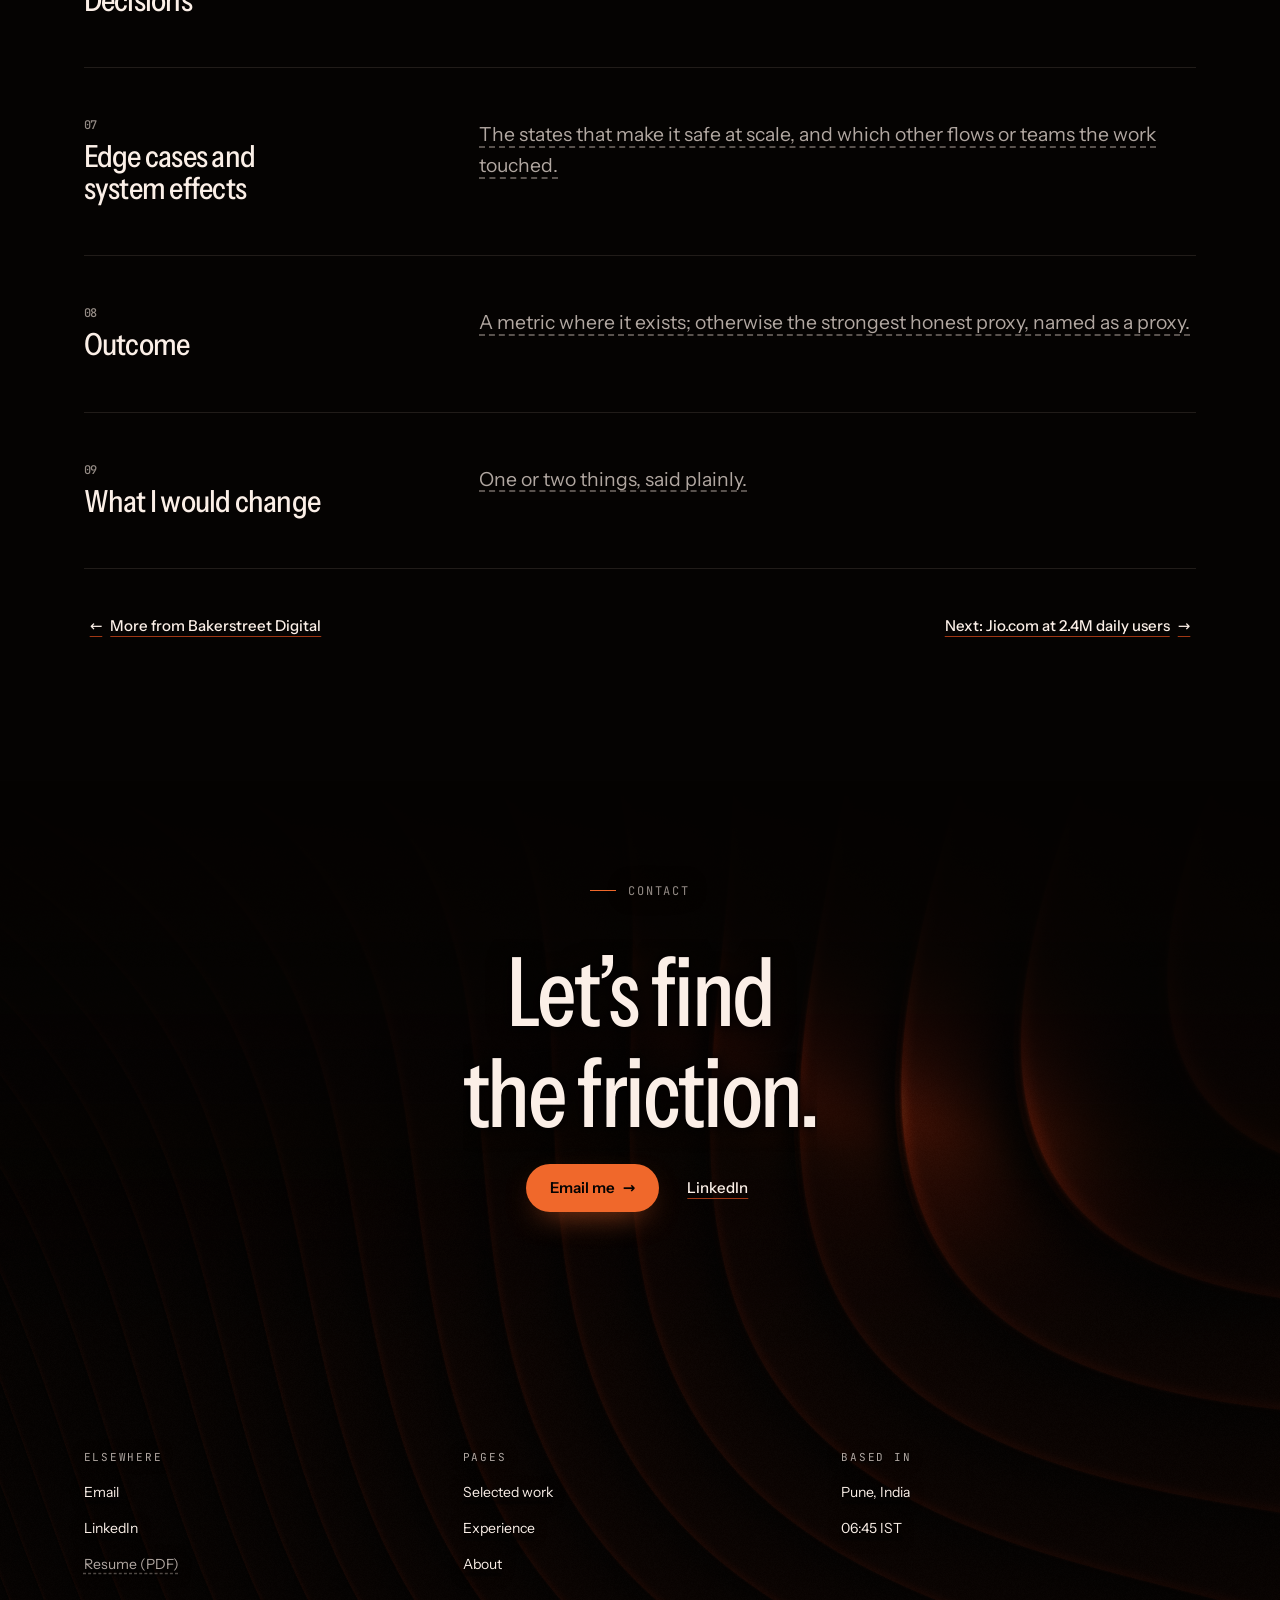
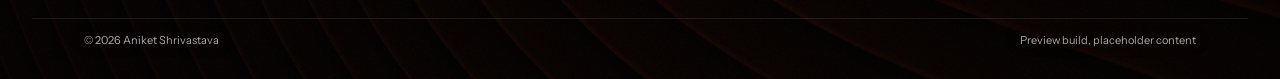
<file: case/insight-management.html>
<!doctype html>
<html lang="en">
<head>
<meta charset="utf-8">
<meta name="viewport" content="width=device-width, initial-scale=1">
<title>Insight Management System, Aniket Shrivastava</title>
<link rel="preload" href="../assets/fonts/instrument-sans-latin-wdth-normal.woff2" as="font" type="font/woff2" crossorigin>
<link rel="stylesheet" href="../assets/css/tokens.css">
<link rel="stylesheet" href="../assets/css/site.css">
<link rel="icon" href="../assets/img/favicon.svg" type="image/svg+xml">
<meta name="description" content="Turning scattered client insight into something advisers act on.">
<meta name="robots" content="noindex, nofollow"><!-- PREVIEW: remove this line at public launch -->
<meta name="theme-color" content="#050302">
<meta property="og:type" content="website">
<meta property="og:title" content="Insight Management System, Aniket Shrivastava">
<meta property="og:description" content="Turning scattered client insight into something advisers act on.">
<meta property="og:image" content="../assets/img/og.jpg">
<meta name="twitter:card" content="summary_large_image">
<script>
/* Headings wait for their line reveal, but never longer than 3s if the animation library is slow or blocked */
(function () { try { if (matchMedia('(prefers-reduced-motion: reduce)').matches) return; } catch (e) {}
  var d = document.documentElement; d.classList.add('split-ready');
  setTimeout(function () { if (!window.SplitText) d.classList.remove('split-ready'); }, 3000); })();
</script>
</head>
<body>
<header><nav class="top" aria-label="Main">
    <a class="mark" href="../index.html">Aniket Shrivastava</a>
    <div class="links"><a href="../index.html#work">Work</a><a href="../index.html#experience">Experience</a><a href="../index.html#about">About</a><a href="../index.html#contact">Contact</a></div>
  </nav></header>
<main>
  <div class="wrap">
    <div class="page-head">
      <p class="crumb"><span>Part of my work at</span><a href="../work/bakerstreet.html">Bakerstreet Digital</a></p>
      <h1>Insight Management System</h1>
      <p class="lede">Turning scattered client insight into something advisers act on.</p>
      <dl class="facts">
        <div><dt>Account</dt><dd>[wealth management]</dd></div>
        <div><dt>Role</dt><dd><span class="tbd">Led / owned / contributed</span></dd></div>
        <div><dt>Team</dt><dd><span class="tbd">Size and disciplines</span></dd></div>
        <div><dt>Timeline</dt><dd><span class="tbd">Month to month, year</span></dd></div>
      </dl>
    </div>
    <div class="case-body">
    <section><h2><span class="num">01</span>The stakes</h2><div><p><span class="tbd">Who the users are, what they are handing over (money, identity, a decision), and what goes wrong if it fails.</span></p></div></section>
    <section><h2><span class="num">02</span>My role</h2><div><p><span class="tbd">Led, owned or contributed. Team size, duration, who you worked with.</span></p></div></section>
    <section><h2><span class="num">03</span>The brief as given</h2><div><p><span class="tbd">The problem in the client or team framing, as it arrived.</span></p></div></section>
    <section><h2><span class="num">04</span>What I questioned</h2><div><p><span class="tbd">Assumptions made before any design existed, the inherited framing, unvalidated beliefs about users, constraints accepted without being challenged.</span></p></div></section>
    <section><h2><span class="num">05</span>The reframe</h2><div><p><span class="tbd">The problem restated from first principles, and the measurable target it led to.</span></p></div></section>
    <section><h2><span class="num">06</span>Decisions</h2><div><p><span class="tbd">Three to five calls: options, the choice, why, and what it cost.</span></p></div></section>
    <section><h2><span class="num">07</span>Edge cases and system effects</h2><div><p><span class="tbd">The states that make it safe at scale, and which other flows or teams the work touched.</span></p></div></section>
    <section><h2><span class="num">08</span>Outcome</h2><div><p><span class="tbd">A metric where it exists; otherwise the strongest honest proxy, named as a proxy.</span></p></div></section>
    <section><h2><span class="num">09</span>What I would change</h2><div><p><span class="tbd">One or two things, said plainly.</span></p></div></section>
      <div class="next"><a class="btn btn-ghost" href="../work/bakerstreet.html"><span class="arr" aria-hidden="true">&larr;</span> More from Bakerstreet Digital</a><a class="btn btn-ghost" href="jio-com.html">Next: Jio.com at 2.4M daily users <span class="arr" aria-hidden="true">&rarr;</span></a></div>
    </div>
  </div>
</main>
<div class="closing">
  <canvas id="cv2" aria-hidden="true"></canvas>
  <section class="block" id="contact">
    <div class="wrap contact">
      <p class="kicker">Contact</p>
      <h2>Let&rsquo;s find the friction.</h2>
      <div class="row">
        <a href="#" class="btn btn-primary">Email me <span class="arr" aria-hidden="true">&rarr;</span></a>
        <a href="#" class="btn btn-ghost">LinkedIn</a>
      </div>
    </div>
  </section>
  <footer class="site">
    <div class="wrap fcols">
      <div><h3>Elsewhere</h3><ul><li><a href="#">Email</a></li><li><a href="#">LinkedIn</a></li><li><a href="#"><span class="tbd">Resume (PDF)</span></a></li></ul></div>
      <div><h3>Pages</h3><ul><li><a href="../index.html#work">Selected work</a></li><li><a href="../index.html#experience">Experience</a></li><li><a href="../index.html#about">About</a></li></ul></div>
      <div><h3>Based in</h3><ul><li><span>Pune, India</span></li><li><span data-clock>IST</span></li></ul></div>
    </div>
    <div class="wrap legal"><span>&copy; 2026 Aniket Shrivastava</span><span>Preview build, placeholder content</span></div>
  </footer>
</div>
<script src="../assets/js/ember.js"></script>
<script src="../assets/js/site.js"></script>
<script defer src="../assets/js/gsap.min.js"></script>
<script defer src="../assets/js/ScrollTrigger.min.js"></script>
<script defer src="../assets/js/SplitText.min.js"></script>
</body>
</html>
</file>
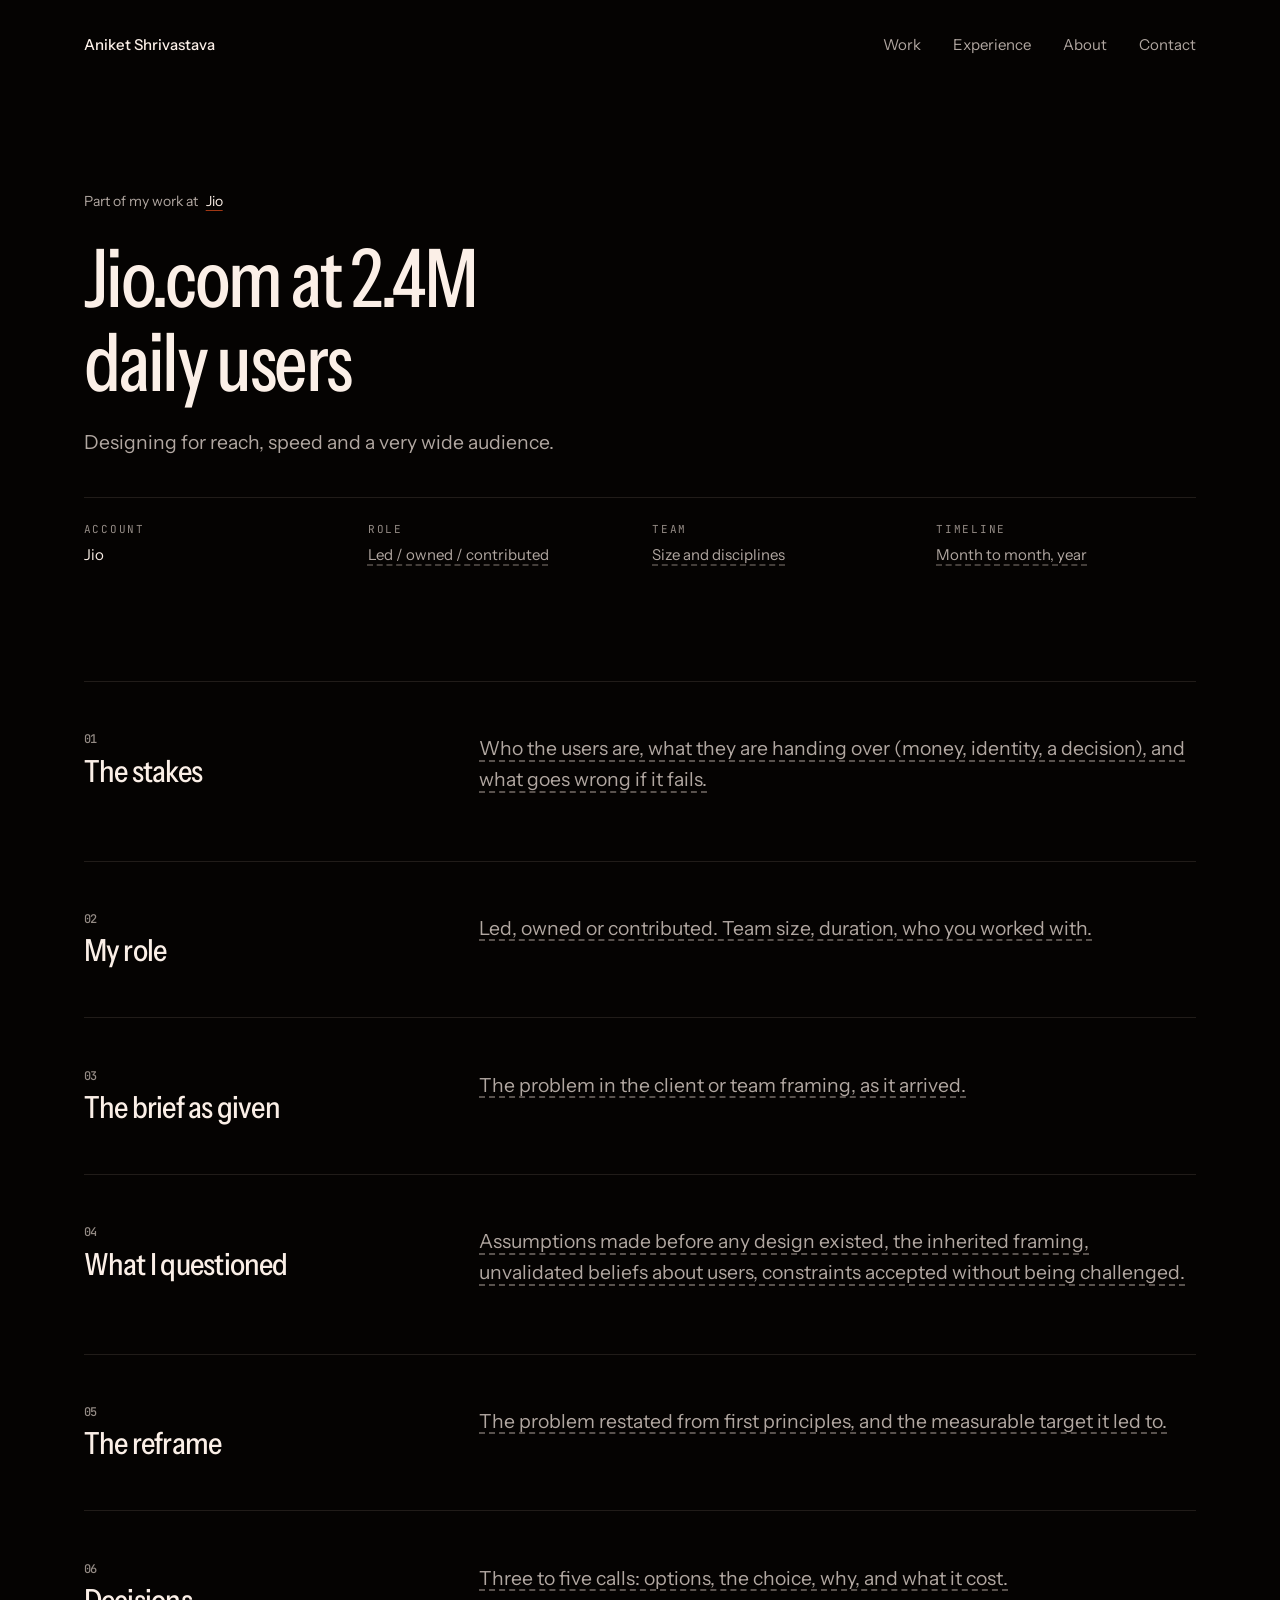
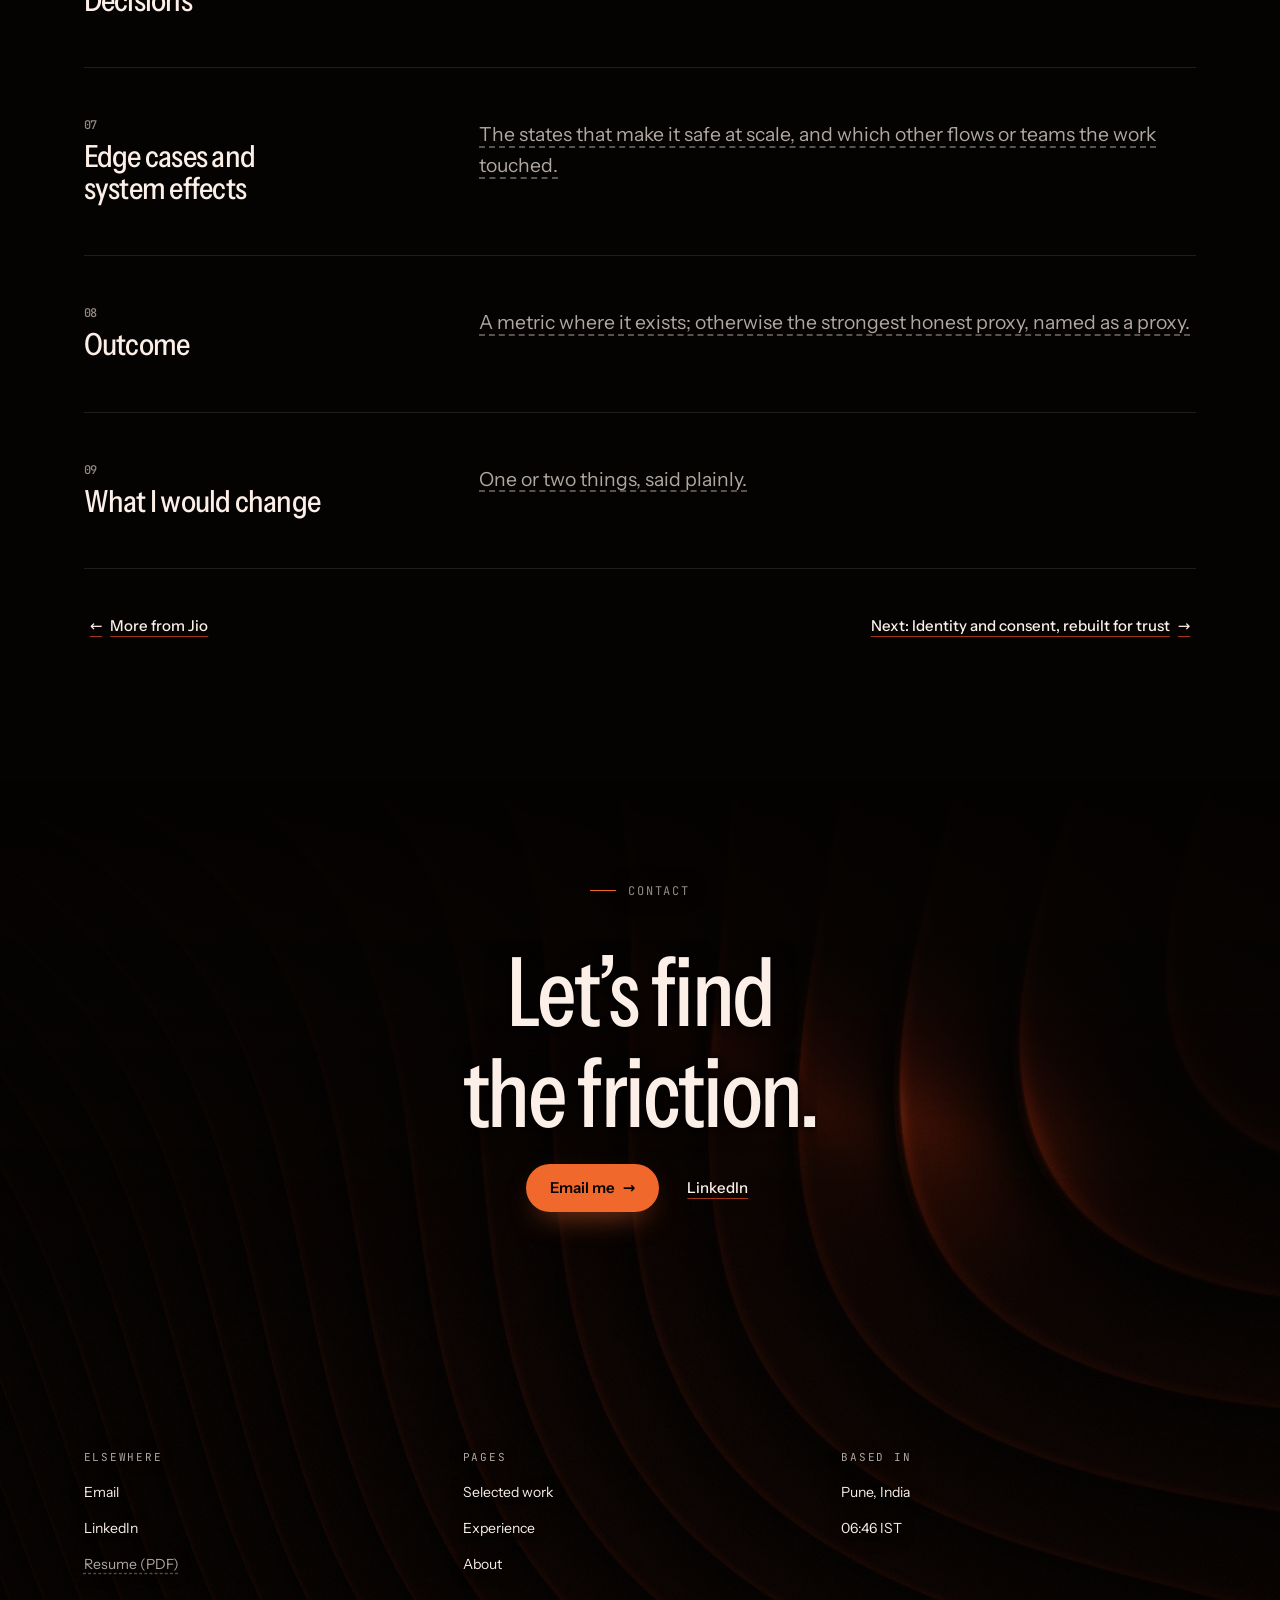
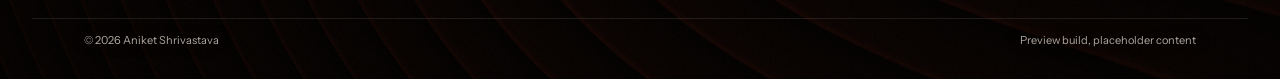
<file: case/jio-com.html>
<!doctype html>
<html lang="en">
<head>
<meta charset="utf-8">
<meta name="viewport" content="width=device-width, initial-scale=1">
<title>Jio.com at 2.4M daily users, Aniket Shrivastava</title>
<link rel="preload" href="../assets/fonts/instrument-sans-latin-wdth-normal.woff2" as="font" type="font/woff2" crossorigin>
<link rel="stylesheet" href="../assets/css/tokens.css">
<link rel="stylesheet" href="../assets/css/site.css">
<link rel="icon" href="../assets/img/favicon.svg" type="image/svg+xml">
<meta name="description" content="Designing for reach, speed and a very wide audience.">
<meta name="robots" content="noindex, nofollow"><!-- PREVIEW: remove this line at public launch -->
<meta name="theme-color" content="#050302">
<meta property="og:type" content="website">
<meta property="og:title" content="Jio.com at 2.4M daily users, Aniket Shrivastava">
<meta property="og:description" content="Designing for reach, speed and a very wide audience.">
<meta property="og:image" content="../assets/img/og.jpg">
<meta name="twitter:card" content="summary_large_image">
<script>
/* Headings wait for their line reveal, but never longer than 3s if the animation library is slow or blocked */
(function () { try { if (matchMedia('(prefers-reduced-motion: reduce)').matches) return; } catch (e) {}
  var d = document.documentElement; d.classList.add('split-ready');
  setTimeout(function () { if (!window.SplitText) d.classList.remove('split-ready'); }, 3000); })();
</script>
</head>
<body>
<header><nav class="top" aria-label="Main">
    <a class="mark" href="../index.html">Aniket Shrivastava</a>
    <div class="links"><a href="../index.html#work">Work</a><a href="../index.html#experience">Experience</a><a href="../index.html#about">About</a><a href="../index.html#contact">Contact</a></div>
  </nav></header>
<main>
  <div class="wrap">
    <div class="page-head">
      <p class="crumb"><span>Part of my work at</span><a href="../work/jio.html">Jio</a></p>
      <h1>Jio.com at 2.4M daily users</h1>
      <p class="lede">Designing for reach, speed and a very wide audience.</p>
      <dl class="facts">
        <div><dt>Account</dt><dd>Jio</dd></div>
        <div><dt>Role</dt><dd><span class="tbd">Led / owned / contributed</span></dd></div>
        <div><dt>Team</dt><dd><span class="tbd">Size and disciplines</span></dd></div>
        <div><dt>Timeline</dt><dd><span class="tbd">Month to month, year</span></dd></div>
      </dl>
    </div>
    <div class="case-body">
    <section><h2><span class="num">01</span>The stakes</h2><div><p><span class="tbd">Who the users are, what they are handing over (money, identity, a decision), and what goes wrong if it fails.</span></p></div></section>
    <section><h2><span class="num">02</span>My role</h2><div><p><span class="tbd">Led, owned or contributed. Team size, duration, who you worked with.</span></p></div></section>
    <section><h2><span class="num">03</span>The brief as given</h2><div><p><span class="tbd">The problem in the client or team framing, as it arrived.</span></p></div></section>
    <section><h2><span class="num">04</span>What I questioned</h2><div><p><span class="tbd">Assumptions made before any design existed, the inherited framing, unvalidated beliefs about users, constraints accepted without being challenged.</span></p></div></section>
    <section><h2><span class="num">05</span>The reframe</h2><div><p><span class="tbd">The problem restated from first principles, and the measurable target it led to.</span></p></div></section>
    <section><h2><span class="num">06</span>Decisions</h2><div><p><span class="tbd">Three to five calls: options, the choice, why, and what it cost.</span></p></div></section>
    <section><h2><span class="num">07</span>Edge cases and system effects</h2><div><p><span class="tbd">The states that make it safe at scale, and which other flows or teams the work touched.</span></p></div></section>
    <section><h2><span class="num">08</span>Outcome</h2><div><p><span class="tbd">A metric where it exists; otherwise the strongest honest proxy, named as a proxy.</span></p></div></section>
    <section><h2><span class="num">09</span>What I would change</h2><div><p><span class="tbd">One or two things, said plainly.</span></p></div></section>
      <div class="next"><a class="btn btn-ghost" href="../work/jio.html"><span class="arr" aria-hidden="true">&larr;</span> More from Jio</a><a class="btn btn-ghost" href="identity-consent.html">Next: Identity and consent, rebuilt for trust <span class="arr" aria-hidden="true">&rarr;</span></a></div>
    </div>
  </div>
</main>
<div class="closing">
  <canvas id="cv2" aria-hidden="true"></canvas>
  <section class="block" id="contact">
    <div class="wrap contact">
      <p class="kicker">Contact</p>
      <h2>Let&rsquo;s find the friction.</h2>
      <div class="row">
        <a href="#" class="btn btn-primary">Email me <span class="arr" aria-hidden="true">&rarr;</span></a>
        <a href="#" class="btn btn-ghost">LinkedIn</a>
      </div>
    </div>
  </section>
  <footer class="site">
    <div class="wrap fcols">
      <div><h3>Elsewhere</h3><ul><li><a href="#">Email</a></li><li><a href="#">LinkedIn</a></li><li><a href="#"><span class="tbd">Resume (PDF)</span></a></li></ul></div>
      <div><h3>Pages</h3><ul><li><a href="../index.html#work">Selected work</a></li><li><a href="../index.html#experience">Experience</a></li><li><a href="../index.html#about">About</a></li></ul></div>
      <div><h3>Based in</h3><ul><li><span>Pune, India</span></li><li><span data-clock>IST</span></li></ul></div>
    </div>
    <div class="wrap legal"><span>&copy; 2026 Aniket Shrivastava</span><span>Preview build, placeholder content</span></div>
  </footer>
</div>
<script src="../assets/js/ember.js"></script>
<script src="../assets/js/site.js"></script>
<script defer src="../assets/js/gsap.min.js"></script>
<script defer src="../assets/js/ScrollTrigger.min.js"></script>
<script defer src="../assets/js/SplitText.min.js"></script>
</body>
</html>
</file>
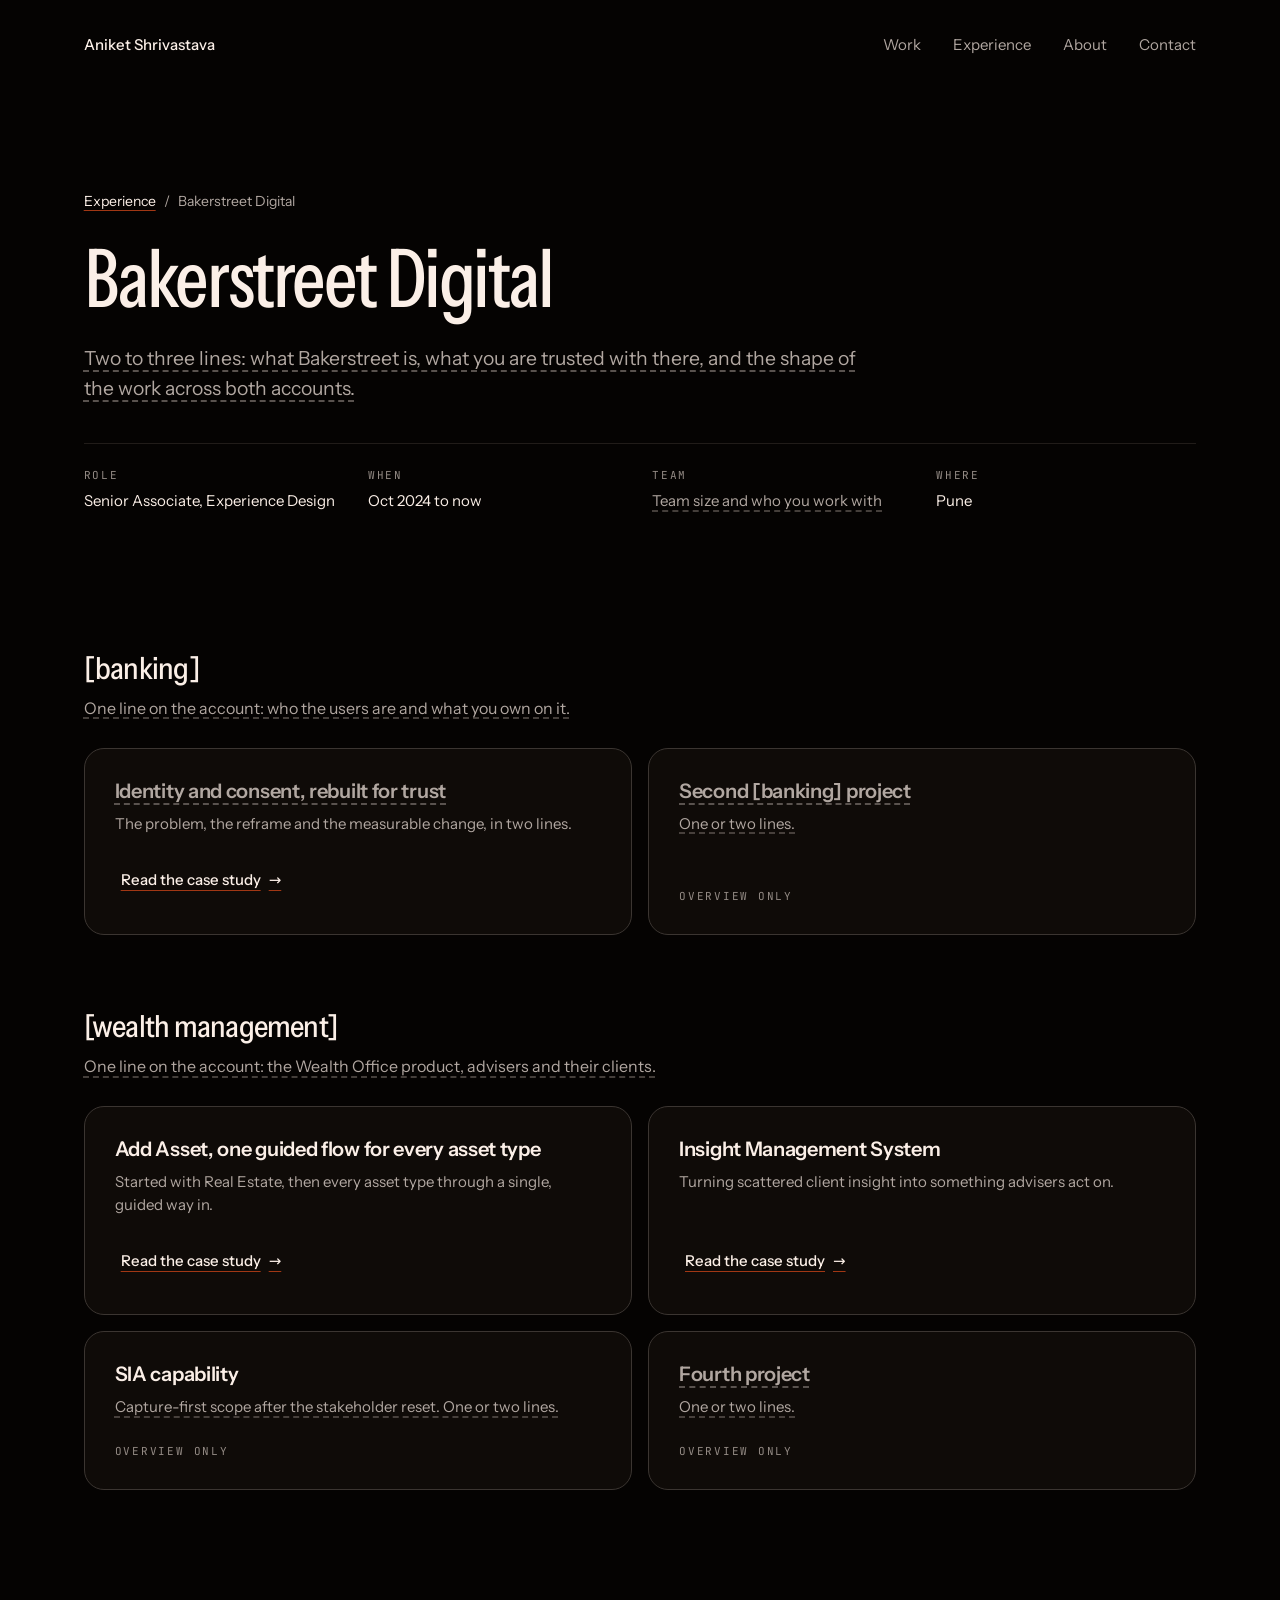
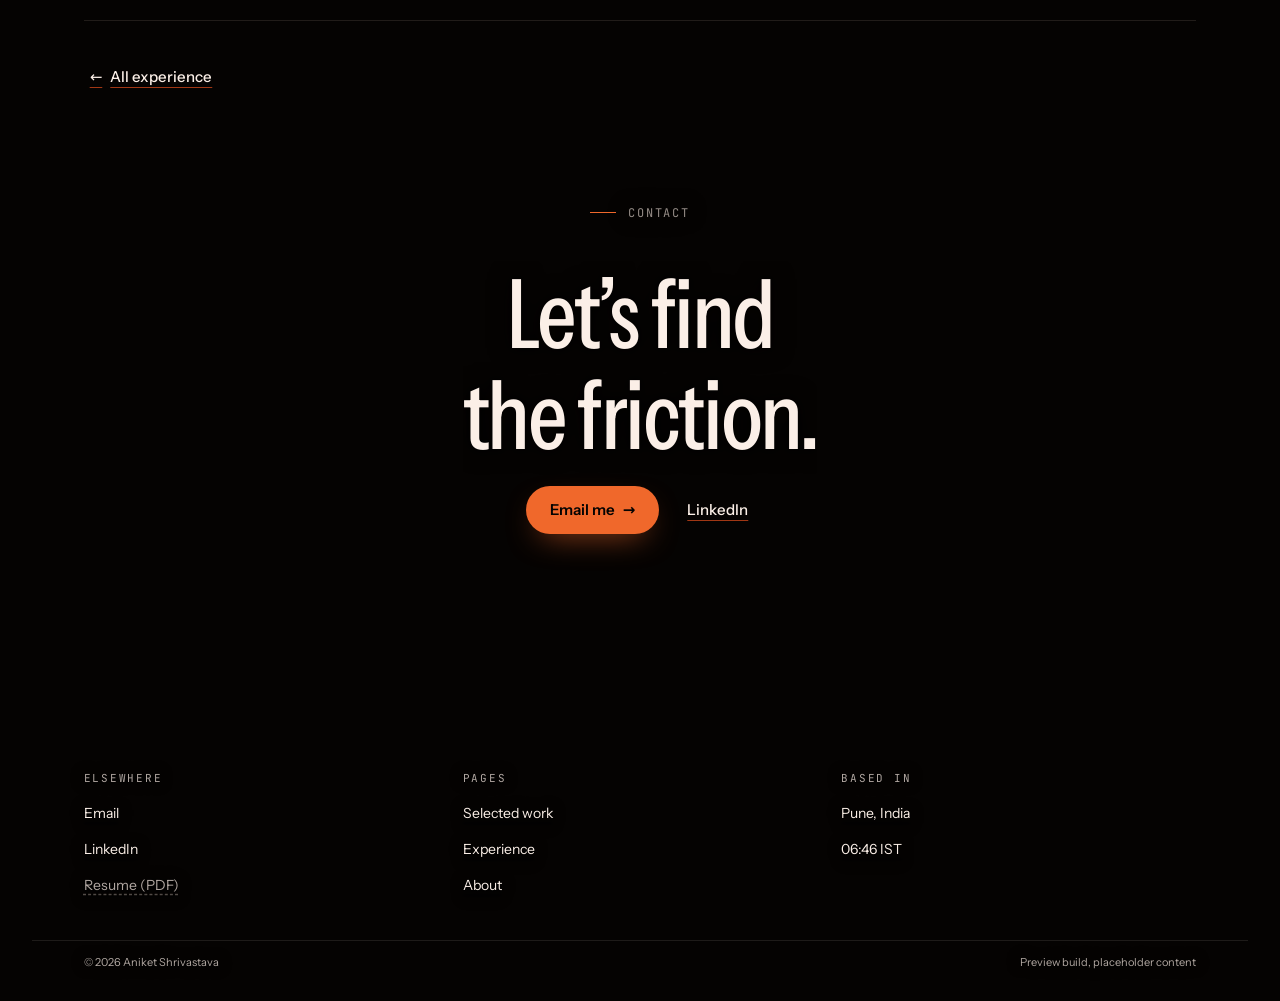
<file: work/bakerstreet.html>
<!doctype html>
<html lang="en">
<head>
<meta charset="utf-8">
<meta name="viewport" content="width=device-width, initial-scale=1">
<title>Bakerstreet Digital, Aniket Shrivastava</title>
<link rel="preload" href="../assets/fonts/instrument-sans-latin-wdth-normal.woff2" as="font" type="font/woff2" crossorigin>
<link rel="stylesheet" href="../assets/css/tokens.css">
<link rel="stylesheet" href="../assets/css/site.css">
<link rel="icon" href="../assets/img/favicon.svg" type="image/svg+xml">
<meta name="description" content="Aniket's work at Bakerstreet Digital.">
<meta name="robots" content="noindex, nofollow"><!-- PREVIEW: remove this line at public launch -->
<meta name="theme-color" content="#050302">
<meta property="og:type" content="website">
<meta property="og:title" content="Bakerstreet Digital, Aniket Shrivastava">
<meta property="og:description" content="Aniket's work at Bakerstreet Digital.">
<meta property="og:image" content="../assets/img/og.jpg">
<meta name="twitter:card" content="summary_large_image">
<script>
/* Headings wait for their line reveal, but never longer than 3s if the animation library is slow or blocked */
(function () { try { if (matchMedia('(prefers-reduced-motion: reduce)').matches) return; } catch (e) {}
  var d = document.documentElement; d.classList.add('split-ready');
  setTimeout(function () { if (!window.SplitText) d.classList.remove('split-ready'); }, 3000); })();
</script>
</head>
<body>
<header><nav class="top" aria-label="Main">
    <a class="mark" href="../index.html">Aniket Shrivastava</a>
    <div class="links"><a href="../index.html#work">Work</a><a href="../index.html#experience">Experience</a><a href="../index.html#about">About</a><a href="../index.html#contact">Contact</a></div>
  </nav></header>
<main>
  <div class="wrap">
    <div class="page-head">
      <p class="crumb"><a href="../index.html#experience">Experience</a><span aria-hidden="true">/</span><span>Bakerstreet Digital</span></p>
      <h1>Bakerstreet Digital</h1>
      <p class="lede"><span class="tbd">Two to three lines: what Bakerstreet is, what you are trusted with there, and the shape of the work across both accounts.</span></p>
      <dl class="facts">
        <div><dt>Role</dt><dd>Senior Associate, Experience Design</dd></div>
        <div><dt>When</dt><dd>Oct 2024 to now</dd></div>
        <div><dt>Team</dt><dd><span class="tbd">Team size and who you work with</span></dd></div>
        <div><dt>Where</dt><dd>Pune</dd></div>
      </dl>
    </div>

    <div class="group">
      <h2>[banking]</h2>
      <p><span class="tbd">One line on the account: who the users are and what you own on it.</span></p>
      <ul class="projects">
        <li><article class="proj"><h3><span class="tbd">Identity and consent, rebuilt for trust</span></h3><p>The problem, the reframe and the measurable change, in two lines.</p><div class="act"><a class="btn btn-ghost" href="../case/identity-consent.html">Read the case study <span class="arr" aria-hidden="true">&rarr;</span></a></div></article></li>
        <li><article class="proj"><h3><span class="tbd">Second [banking] project</span></h3><p><span class="tbd">One or two lines.</span></p><div class="act"><span class="soon">Overview only</span></div></article></li>
      </ul>
    </div>
    <div class="group">
      <h2>[wealth management]</h2>
      <p><span class="tbd">One line on the account: the Wealth Office product, advisers and their clients.</span></p>
      <ul class="projects">
        <li><article class="proj"><h3>Add Asset, one guided flow for every asset type</h3><p>Started with Real Estate, then every asset type through a single, guided way in.</p><div class="act"><a class="btn btn-ghost" href="../case/add-asset.html">Read the case study <span class="arr" aria-hidden="true">&rarr;</span></a></div></article></li>
        <li><article class="proj"><h3>Insight Management System</h3><p>Turning scattered client insight into something advisers act on.</p><div class="act"><a class="btn btn-ghost" href="../case/insight-management.html">Read the case study <span class="arr" aria-hidden="true">&rarr;</span></a></div></article></li>
        <li><article class="proj"><h3>SIA capability</h3><p><span class="tbd">Capture-first scope after the stakeholder reset. One or two lines.</span></p><div class="act"><span class="soon">Overview only</span></div></article></li>
        <li><article class="proj"><h3><span class="tbd">Fourth project</span></h3><p><span class="tbd">One or two lines.</span></p><div class="act"><span class="soon">Overview only</span></div></article></li>
      </ul>
    </div>
    <div class="next" style="margin:var(--section-space) 0 0"><a class="btn btn-ghost" href="../index.html#experience"><span class="arr" aria-hidden="true">&larr;</span> All experience</a></div>
  </div>
</main>
<div class="closing">
  <canvas id="cv2" aria-hidden="true"></canvas>
  <section class="block" id="contact">
    <div class="wrap contact">
      <p class="kicker">Contact</p>
      <h2>Let&rsquo;s find the friction.</h2>
      <div class="row">
        <a href="#" class="btn btn-primary">Email me <span class="arr" aria-hidden="true">&rarr;</span></a>
        <a href="#" class="btn btn-ghost">LinkedIn</a>
      </div>
    </div>
  </section>
  <footer class="site">
    <div class="wrap fcols">
      <div><h3>Elsewhere</h3><ul><li><a href="#">Email</a></li><li><a href="#">LinkedIn</a></li><li><a href="#"><span class="tbd">Resume (PDF)</span></a></li></ul></div>
      <div><h3>Pages</h3><ul><li><a href="../index.html#work">Selected work</a></li><li><a href="../index.html#experience">Experience</a></li><li><a href="../index.html#about">About</a></li></ul></div>
      <div><h3>Based in</h3><ul><li><span>Pune, India</span></li><li><span data-clock>IST</span></li></ul></div>
    </div>
    <div class="wrap legal"><span>&copy; 2026 Aniket Shrivastava</span><span>Preview build, placeholder content</span></div>
  </footer>
</div>
<script src="../assets/js/ember.js"></script>
<script src="../assets/js/site.js"></script>
<script defer src="../assets/js/gsap.min.js"></script>
<script defer src="../assets/js/ScrollTrigger.min.js"></script>
<script defer src="../assets/js/SplitText.min.js"></script>
</body>
</html>
</file>
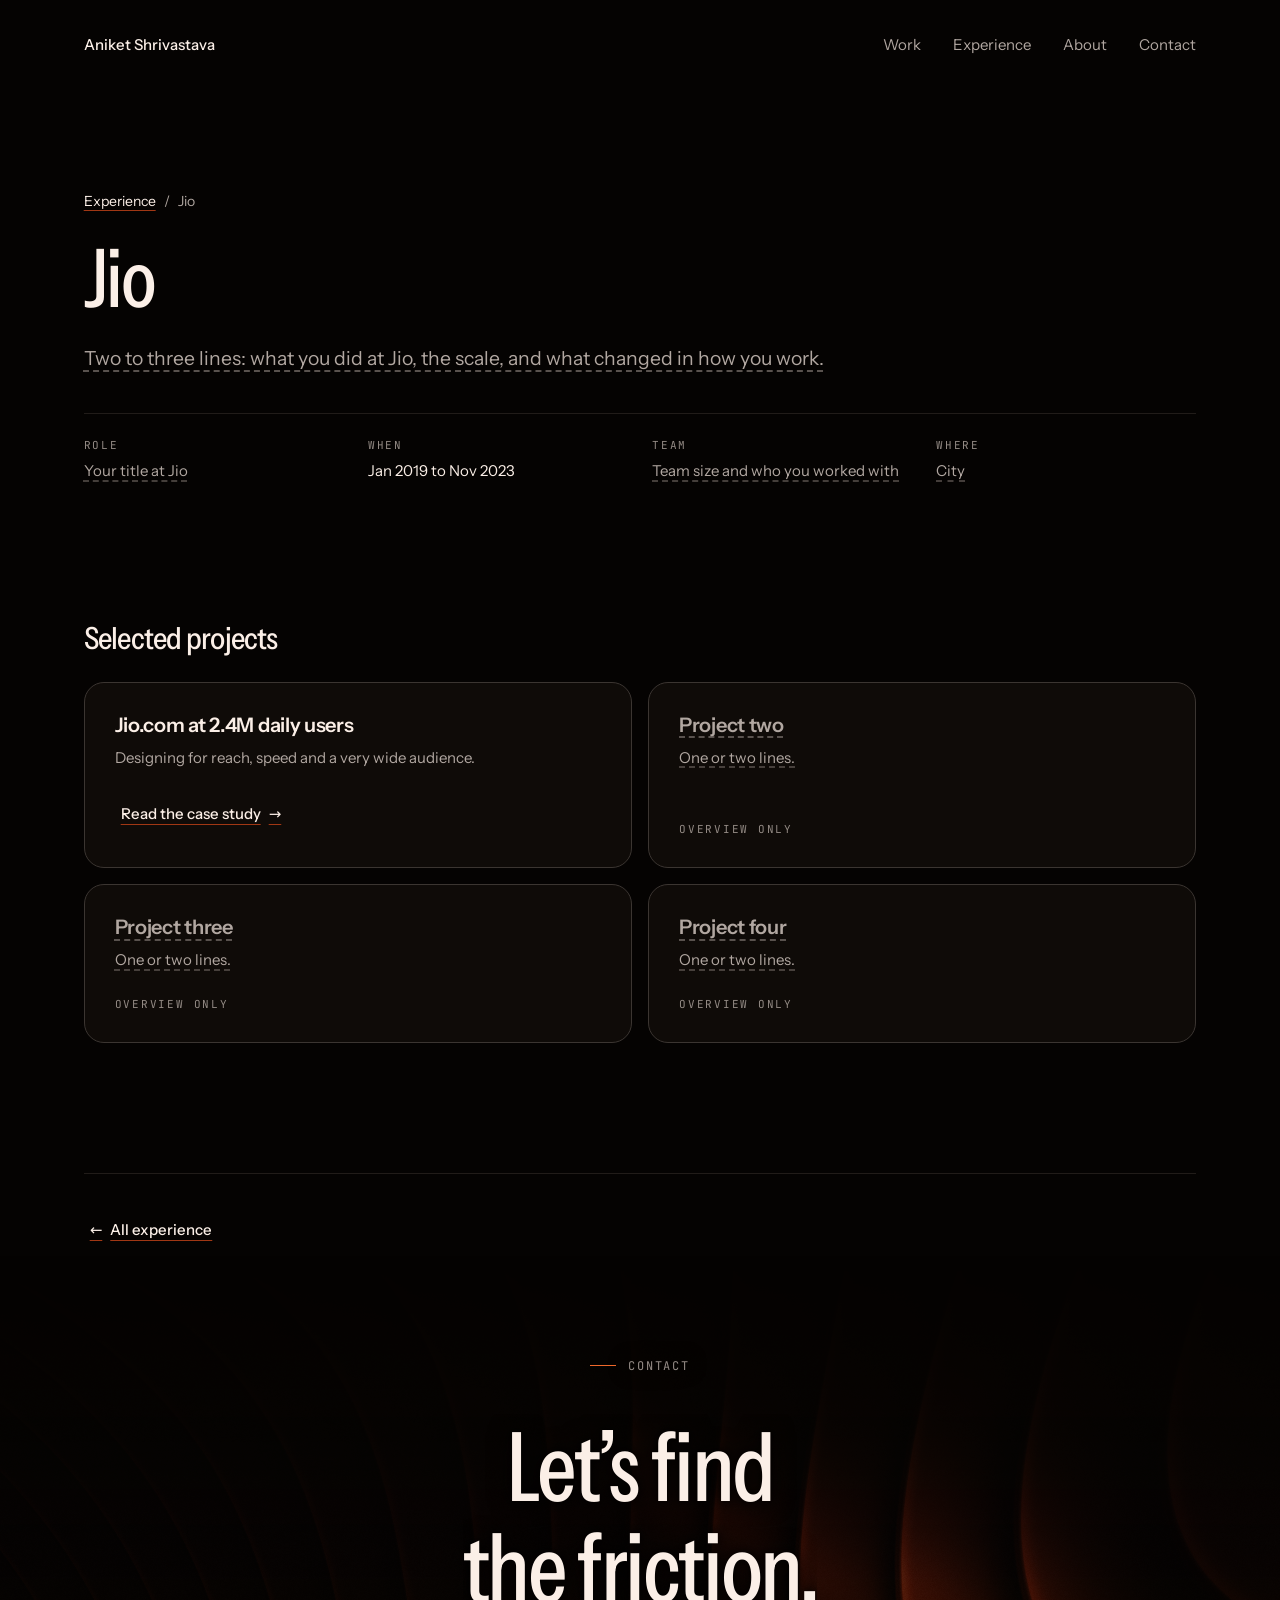
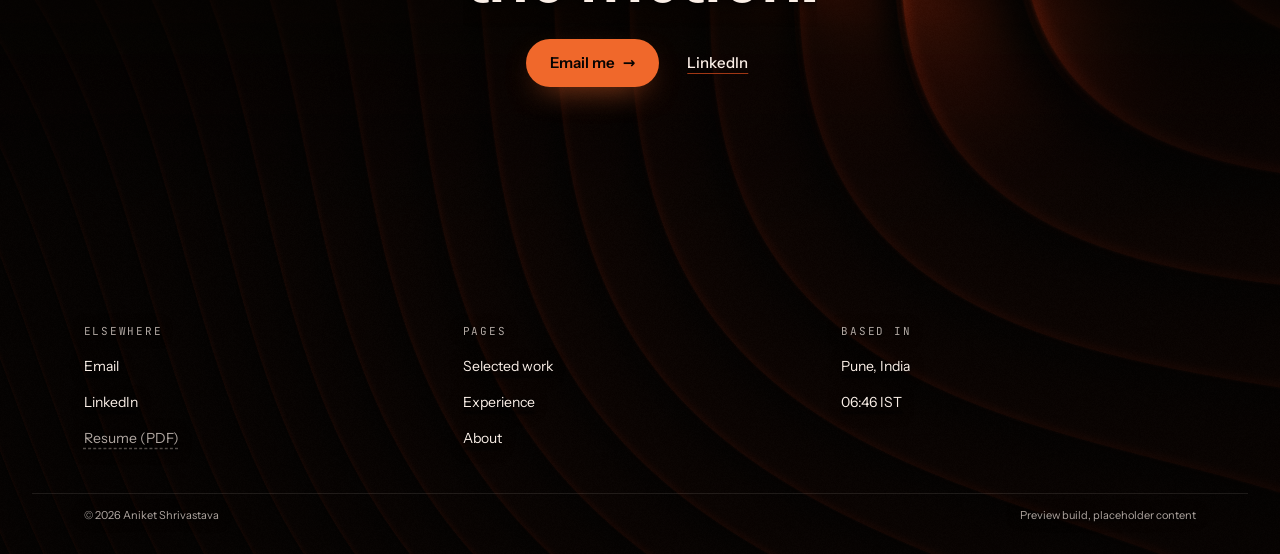
<file: work/jio.html>
<!doctype html>
<html lang="en">
<head>
<meta charset="utf-8">
<meta name="viewport" content="width=device-width, initial-scale=1">
<title>Jio, Aniket Shrivastava</title>
<link rel="preload" href="../assets/fonts/instrument-sans-latin-wdth-normal.woff2" as="font" type="font/woff2" crossorigin>
<link rel="stylesheet" href="../assets/css/tokens.css">
<link rel="stylesheet" href="../assets/css/site.css">
<link rel="icon" href="../assets/img/favicon.svg" type="image/svg+xml">
<meta name="description" content="Aniket's work at Jio.">
<meta name="robots" content="noindex, nofollow"><!-- PREVIEW: remove this line at public launch -->
<meta name="theme-color" content="#050302">
<meta property="og:type" content="website">
<meta property="og:title" content="Jio, Aniket Shrivastava">
<meta property="og:description" content="Aniket's work at Jio.">
<meta property="og:image" content="../assets/img/og.jpg">
<meta name="twitter:card" content="summary_large_image">
<script>
/* Headings wait for their line reveal, but never longer than 3s if the animation library is slow or blocked */
(function () { try { if (matchMedia('(prefers-reduced-motion: reduce)').matches) return; } catch (e) {}
  var d = document.documentElement; d.classList.add('split-ready');
  setTimeout(function () { if (!window.SplitText) d.classList.remove('split-ready'); }, 3000); })();
</script>
</head>
<body>
<header><nav class="top" aria-label="Main">
    <a class="mark" href="../index.html">Aniket Shrivastava</a>
    <div class="links"><a href="../index.html#work">Work</a><a href="../index.html#experience">Experience</a><a href="../index.html#about">About</a><a href="../index.html#contact">Contact</a></div>
  </nav></header>
<main>
  <div class="wrap">
    <div class="page-head">
      <p class="crumb"><a href="../index.html#experience">Experience</a><span aria-hidden="true">/</span><span>Jio</span></p>
      <h1>Jio</h1>
      <p class="lede"><span class="tbd">Two to three lines: what you did at Jio, the scale, and what changed in how you work.</span></p>
      <dl class="facts">
        <div><dt>Role</dt><dd><span class="tbd">Your title at Jio</span></dd></div>
        <div><dt>When</dt><dd>Jan 2019 to Nov 2023</dd></div>
        <div><dt>Team</dt><dd><span class="tbd">Team size and who you worked with</span></dd></div>
        <div><dt>Where</dt><dd><span class="tbd">City</span></dd></div>
      </dl>
    </div>

    <div class="group">
      <h2>Selected projects</h2>
      <ul class="projects">
        <li><article class="proj"><h3>Jio.com at 2.4M daily users</h3><p>Designing for reach, speed and a very wide audience.</p><div class="act"><a class="btn btn-ghost" href="../case/jio-com.html">Read the case study <span class="arr" aria-hidden="true">&rarr;</span></a></div></article></li>
        <li><article class="proj"><h3><span class="tbd">Project two</span></h3><p><span class="tbd">One or two lines.</span></p><div class="act"><span class="soon">Overview only</span></div></article></li>
        <li><article class="proj"><h3><span class="tbd">Project three</span></h3><p><span class="tbd">One or two lines.</span></p><div class="act"><span class="soon">Overview only</span></div></article></li>
        <li><article class="proj"><h3><span class="tbd">Project four</span></h3><p><span class="tbd">One or two lines.</span></p><div class="act"><span class="soon">Overview only</span></div></article></li>
      </ul>
    </div>
    <div class="next" style="margin:var(--section-space) 0 0"><a class="btn btn-ghost" href="../index.html#experience"><span class="arr" aria-hidden="true">&larr;</span> All experience</a></div>
  </div>
</main>
<div class="closing">
  <canvas id="cv2" aria-hidden="true"></canvas>
  <section class="block" id="contact">
    <div class="wrap contact">
      <p class="kicker">Contact</p>
      <h2>Let&rsquo;s find the friction.</h2>
      <div class="row">
        <a href="#" class="btn btn-primary">Email me <span class="arr" aria-hidden="true">&rarr;</span></a>
        <a href="#" class="btn btn-ghost">LinkedIn</a>
      </div>
    </div>
  </section>
  <footer class="site">
    <div class="wrap fcols">
      <div><h3>Elsewhere</h3><ul><li><a href="#">Email</a></li><li><a href="#">LinkedIn</a></li><li><a href="#"><span class="tbd">Resume (PDF)</span></a></li></ul></div>
      <div><h3>Pages</h3><ul><li><a href="../index.html#work">Selected work</a></li><li><a href="../index.html#experience">Experience</a></li><li><a href="../index.html#about">About</a></li></ul></div>
      <div><h3>Based in</h3><ul><li><span>Pune, India</span></li><li><span data-clock>IST</span></li></ul></div>
    </div>
    <div class="wrap legal"><span>&copy; 2026 Aniket Shrivastava</span><span>Preview build, placeholder content</span></div>
  </footer>
</div>
<script src="../assets/js/ember.js"></script>
<script src="../assets/js/site.js"></script>
<script defer src="../assets/js/gsap.min.js"></script>
<script defer src="../assets/js/ScrollTrigger.min.js"></script>
<script defer src="../assets/js/SplitText.min.js"></script>
</body>
</html>
</file>
<file: assets/css/tokens.css>
/* =====================================================================
   Ember design tokens, v1.1
   Source of truth for colour, type, grid and space across the site.
   Documented in docs/design-system (colour.md, type.md).

   Colour comes in three layers. Components only ever read layer 2.
   Type, grid and spacing follow in section 4.
   1. Primitives: the raw scales (ink, ember). Never used directly in components.
   2. Semantic roles: what a colour is FOR (text, surface, accent...).
   3. Effect: the hero shader's colour stops. Used by the Ember Blinds hero only.
   ===================================================================== */
:root {
  /* ---------- 1. Primitives ---------- */
  /* Ink: warm neutrals, interpolated in OKLab from the hero's black to its off-white */
  --ink-950: #050302;
  --ink-900: #0f0b08;
  --ink-850: #17120f;
  --ink-800: #211c19;
  --ink-700: #3b3531;
  --ink-600: #59524e;
  --ink-500: #776f6a;
  --ink-400: #948b85;
  --ink-300: #b1a7a1;
  --ink-200: #cdc2bb;
  --ink-100: #e4d8d1;
  --ink-50:  #fbefe7;

  /* Ember: the hero glow, anchored on its three stops (200, 500, 800) */
  --ember-50:  #fff4ec;
  --ember-100: #ffe5d2;
  --ember-200: #ffc79c;
  --ember-300: #fca97a;
  --ember-400: #f78a56;
  --ember-500: #f0682b;
  --ember-600: #c84f1f;
  --ember-700: #a13714;
  --ember-800: #7c1f09;
  --ember-900: #441205;
  --ember-950: #2a0b03;

  /* ---------- 2. Semantic roles ---------- */
  /* Surfaces */
  --color-bg: var(--ink-950);              /* the page */
  --color-surface: var(--ink-900);         /* cards, panels */
  --color-surface-raised: var(--ink-850);  /* tags, chips, anything sitting on a card */
  --color-border: var(--ink-800);          /* hairlines, dividers */
  --color-border-strong: var(--ink-700);   /* card and control outlines */

  /* Text */
  --color-text: var(--ink-50);             /* headings, body copy */
  --color-text-secondary: var(--ink-300);  /* supporting copy, nav at rest */
  --color-text-tertiary: var(--ink-400);   /* meta: kickers, numbers, footer */
  --color-text-disabled: var(--ink-500);   /* disabled only; never the sole cue */

  /* Action: ember means "you can act on this, or it is responding to you" */
  --color-accent: var(--ember-500);        /* primary button, active item */
  --color-accent-hover: var(--ember-400);  /* hover text and hover fill */
  --color-accent-pressed: var(--ember-600);/* pressed fill */
  --color-on-accent: var(--ink-950);       /* label on an ember fill */
  --color-focus: var(--ember-300);         /* keyboard focus ring */
  --color-link-underline: var(--ember-700);/* link underline at rest */
  --color-glow: var(--ember-500);          /* card edge light, kicker rule */
  --color-selection-bg: var(--ember-800);
  --color-selection-text: var(--ink-50);

  /* ---------- 3. Effect (Ember Blinds hero only) ---------- */
  --effect-peak: var(--ember-200);
  --effect-glow: var(--ember-500);
  --effect-deep: var(--ember-800);
  --effect-base: var(--ink-950);

  /* ---------- 4. Type ---------- */
  /* Instrument Sans (OFL), one variable file: weight 400 to 700, width 75% to 100%.
     Headlines use the condensed width; body runs at normal width. JetBrains Mono for labels only. */
  --font-sans: "Instrument Sans", system-ui, -apple-system, "Segoe UI", sans-serif;
  --font-display: var(--font-sans);
  --font-body: var(--font-sans);
  --font-mono: "JetBrains Mono", ui-monospace, monospace;
  --wdth-display: 75%;   /* hero headline, contact headline */
  --wdth-heading: 85%;   /* section headings, stats */
  --wdth-body: 100%;

  --fs-display: clamp(2.5rem, 1.45rem + 4.5vw, 5.3rem);
  --fs-display-2: clamp(2.8rem, 1.5rem + 5.6vw, 6.6rem);
  --fs-h2: clamp(2.25rem, 1.6rem + 2.9vw, 4.25rem);
  --fs-stat: clamp(2.1rem, 1.6rem + 2vw, 3.5rem);
  --fs-h3: clamp(1.375rem, 1.1549rem + 0.9390vw, 2rem);
  --fs-h4: 1.25rem;
  --fs-lead: clamp(1rem, 0.9120rem + 0.3756vw, 1.25rem);
  --fs-body: 0.9375rem;
  --fs-button: 0.9375rem;
  --fs-small: 0.875rem;
  --fs-label: 0.75rem;
  --fs-micro: 0.6875rem;

  --fw-display: 500; --fw-strong: 600; --fw-medium: 500; --fw-body: 400;
  --lh-display: 1.0; --lh-heading: 1.02; --lh-title: 1.12; --lh-body: 1.5;
  --ls-display: -0.03em; --ls-heading: -0.025em; --ls-title: -0.015em; --ls-label: 0.16em;
  --mask-room: 0.16em;

  /* ---------- 5. Grid and space ---------- */
  --page-max: 76rem;
  --page-margin: clamp(1rem, 0.0757rem + 3.9437vw, 3.625rem);
  --col-gap: clamp(1.25rem, 0.8099rem + 1.8779vw, 2.5rem);
  --section-space: clamp(4.5rem, 3.0035rem + 6.3850vw, 8.75rem);
  --split: 5fr 7fr;

  /* ---------- Motion for colour changes ---------- */
  --dur-state: 160ms;   /* hover, press */
  --dur-reveal: 450ms;  /* glow fading in on cards */
  --ease-state: cubic-bezier(.2, .7, .2, 1);
}
</file>
<file: assets/css/site.css>
/* Site styles. Tokens (colour, type, grid) live in tokens.css; this file only reads them. */
@font-face { font-family: "Instrument Sans"; font-style: normal; font-weight: 400 700; font-stretch: 75% 100%; font-display: swap; src: url(../fonts/instrument-sans-latin-wdth-normal.woff2) format("woff2-variations"), url(../fonts/instrument-sans-latin-wdth-normal.woff2) format("woff2"); }
@font-face { font-family: "JetBrains Mono"; font-style: normal; font-weight: 400; font-display: swap; src: url(../fonts/jetbrains-mono-latin-400-normal.woff2) format("woff2"); }
@font-face { font-family: "JetBrains Mono"; font-style: normal; font-weight: 500; font-display: swap; src: url(../fonts/jetbrains-mono-latin-500-normal.woff2) format("woff2"); }
:root {
  /* Colour, type, grid and space all live in assets/css/tokens.css. */
  color-scheme: dark;
}
* { box-sizing: border-box; }
html { background: var(--color-bg); }
body { margin: 0; background: var(--color-bg); color: var(--color-text); font-family: var(--font-body); font-weight: var(--fw-body); -webkit-font-smoothing: antialiased; }
::selection { background: var(--color-selection-bg); color: var(--color-selection-text); }
:focus-visible { outline: 2px solid var(--color-focus); outline-offset: 3px; border-radius: 6px; }
a { color: inherit; }
.wrap { max-width: var(--page-max); margin: 0 auto; padding: 0 var(--page-margin); }

/* ---------- Links and buttons: rest is neutral, every state is ember, and every state also changes shape ---------- */
.link { color: var(--color-text); text-decoration: underline; text-decoration-color: var(--color-link-underline); text-decoration-thickness: 1px; text-underline-offset: .3em;
  transition: color var(--dur-state) var(--ease-state), text-decoration-color var(--dur-state) var(--ease-state); }
.link:hover { color: var(--color-accent-hover); text-decoration-color: var(--color-accent-hover); }
.btn { display: inline-flex; align-items: center; gap: 8px; min-height: 48px; padding: 0 24px; border-radius: 999px; font-size: var(--fs-button); font-weight: var(--fw-strong); text-decoration: none;
  transition: background var(--dur-state) var(--ease-state), color var(--dur-state) var(--ease-state), transform var(--dur-state) var(--ease-state), box-shadow var(--dur-state) var(--ease-state); }
.btn-primary { background: var(--color-accent); color: var(--color-on-accent); box-shadow: 0 12px 32px -14px color-mix(in srgb, var(--color-accent) 80%, transparent); }
.btn-primary:hover { background: var(--color-accent-hover); transform: translateY(-1px); }
.btn-primary:active { background: var(--color-accent-pressed); transform: translateY(0); box-shadow: none; }
.btn-ghost { color: var(--color-text); padding: 0 6px; text-decoration: underline; text-decoration-color: var(--color-link-underline); text-underline-offset: .3em; font-weight: var(--fw-medium); }
.btn-ghost:hover { color: var(--color-accent-hover); text-decoration-color: var(--color-accent-hover); }
.btn .arr { display: inline-block; transition: transform var(--dur-state) var(--ease-state); }
.btn:hover .arr { transform: translateX(3px); }
.btn-primary:hover .arr.down { transform: translateY(3px); }

/* ---------- Hero: Ember Blinds ---------- */
.hero { position: relative; height: 100vh; height: 100svh; min-height: 560px; overflow: hidden; display: grid; grid-template-rows: auto 1fr auto; isolation: isolate; background: var(--effect-base); }
#cv, #cv2 { position: absolute; inset: 0; width: 100%; height: 100%; display: block; z-index: 0; touch-action: pan-y; }
/* the hero's blinds dissolve into the page: full strength to about half way, then ease to zero at the bottom edge */
#cv { -webkit-mask: linear-gradient(180deg, #000 0%, #000 50%, rgba(0,0,0,.82) 62%, rgba(0,0,0,.5) 76%, rgba(0,0,0,.2) 89%, transparent 100%);
  mask: linear-gradient(180deg, #000 0%, #000 50%, rgba(0,0,0,.82) 62%, rgba(0,0,0,.5) 76%, rgba(0,0,0,.2) 89%, transparent 100%); }
/* the closing band is its mirror: zero at the top, full strength at the bottom of the page */
#cv2 { -webkit-mask: linear-gradient(0deg, #000 0%, #000 34%, rgba(0,0,0,.82) 48%, rgba(0,0,0,.5) 64%, rgba(0,0,0,.2) 82%, transparent 100%);
  mask: linear-gradient(0deg, #000 0%, #000 34%, rgba(0,0,0,.82) 48%, rgba(0,0,0,.5) 64%, rgba(0,0,0,.2) 82%, transparent 100%); }
.hero.no-gl { background: linear-gradient(180deg, transparent 50%, var(--color-bg) 100%), var(--effect-base) url(../img/hero-still.jpg) center / cover no-repeat; }
.closing.no-gl { background: linear-gradient(0deg, transparent 34%, var(--color-bg) 100%), var(--effect-base) url(../img/hero-still.jpg) center / cover no-repeat; }
.hero { background: var(--color-bg); }
.hero > nav, .hero > .center, .hero > .foot { position: relative; z-index: 1; }
nav.top { display: flex; align-items: center; justify-content: space-between; gap: 16px; width: 100%; max-width: var(--page-max); margin: 0 auto; padding: 22px var(--page-margin); }
.mark { font-weight: var(--fw-medium); font-size: var(--fs-button); color: var(--color-text); text-decoration: none; min-height: 44px; display: inline-flex; align-items: center;
  transition: color var(--dur-state) var(--ease-state); }
.mark:hover { color: var(--color-accent-hover); }
.links { display: flex; gap: clamp(14px, 3vw, 32px); }
.links a { color: var(--color-text-secondary); text-decoration: underline; text-decoration-color: transparent; text-underline-offset: .35em; font-size: var(--fs-button); min-height: 44px; display: inline-flex; align-items: center;
  transition: color var(--dur-state) var(--ease-state), text-decoration-color var(--dur-state) var(--ease-state); }
.links a:hover { color: var(--color-accent-hover); text-decoration-color: var(--color-accent-hover); }
.center { display: grid; align-items: center; width: 100%; max-width: var(--page-max); margin: 0 auto; padding: 0 var(--page-margin); pointer-events: none; }
.copy { width: 100%; max-width: 46rem; }
.copy a { pointer-events: auto; }
@keyframes rise { from { opacity: 0; transform: translateY(14px); } }
.hero h1 { margin: 0; font-family: var(--font-display); font-weight: var(--fw-display); font-stretch: var(--wdth-display); font-size: var(--fs-display); line-height: var(--lh-display); letter-spacing: var(--ls-display); text-wrap: balance; max-width: 14ch; }
.hero .sub { margin: 22px 0 0; max-width: 40ch; font-size: var(--fs-lead); line-height: 1.5; color: var(--color-text); text-shadow: 0 0 18px var(--color-bg), 0 0 6px var(--color-bg), 0 1px 2px var(--color-bg); animation: rise 1s .7s var(--ease-state) both; }
.hero .ctas { display: flex; flex-wrap: wrap; align-items: center; gap: 12px 18px; margin-top: 32px; animation: rise 1s .85s var(--ease-state) both; }
.hero .btn-ghost { text-shadow: 0 0 14px var(--color-bg), 0 1px 2px var(--color-bg); }
.foot { width: 100%; max-width: var(--page-max); margin: 0 auto; padding: 0 var(--page-margin) clamp(18px, 3.5vh, 36px); display: flex; justify-content: space-between; align-items: center; gap: 16px;
  font-family: var(--font-mono); font-size: var(--fs-micro); letter-spacing: var(--ls-label); text-transform: uppercase; color: var(--color-text-tertiary); }
.foot .hint-touch { display: none; }
@media (hover: none) { .foot .hint-mouse { display: none; } .foot .hint-touch { display: inline; } }

/* ---------- Slat motif: the hero's slat line, static and grey ---------- */
.slat-rule { display: block; height: 56px; width: 100%; color: var(--color-border-strong); opacity: .9;
  -webkit-mask: linear-gradient(90deg, transparent, #000 12%, #000 88%, transparent); mask: linear-gradient(90deg, transparent, #000 12%, #000 88%, transparent); }
.slat-rule svg, .shot svg { display: block; width: 100%; height: 100%; }

/* ---------- Sections ---------- */
section.block { position: relative; padding: var(--section-space) 0; }
.kicker { display: inline-flex; align-items: center; gap: 12px; font-family: var(--font-mono); font-size: var(--fs-label); letter-spacing: var(--ls-label); text-transform: uppercase; color: var(--color-text-tertiary); margin: 0 0 22px; }
.kicker::before { content: ''; width: 26px; height: 1px; background: var(--color-glow); }
h2 { margin: 0; font-family: var(--font-display); font-weight: var(--fw-display); font-stretch: var(--wdth-heading); font-size: var(--fs-h2); line-height: var(--lh-heading); letter-spacing: var(--ls-heading); text-wrap: balance; max-width: 18ch; }
.intro h2 { max-width: 22ch; }
.stats { display: grid; grid-template-columns: repeat(3, minmax(0, 1fr)); gap: var(--col-gap); margin-top: 56px; border-top: 1px solid var(--color-border); padding-top: 28px; }
.stat b { display: block; font-family: var(--font-display); font-weight: var(--fw-display); font-stretch: var(--wdth-heading); font-size: var(--fs-stat); letter-spacing: var(--ls-heading); }
.stat span { font-size: var(--fs-small); color: var(--color-text-secondary); }

/* headings are hidden only until SplitText has split them into masked lines */
.split-ready .hero h1, .split-ready .block h2, .split-ready .page-head h1 { visibility: hidden; }
h1 .line-mask, h2 .line-mask { padding-bottom: var(--mask-room); margin-bottom: calc(var(--mask-room) * -1); padding-top: .04em; margin-top: -.04em; }
.reveal { opacity: 0; transform: translateY(24px); transition: opacity .8s ease, transform .8s cubic-bezier(.2,.7,.2,1); }
.reveal.in { opacity: 1; transform: none; }
.skip { position: fixed; left: 16px; top: 12px; z-index: 100; padding: 10px 16px; border-radius: 999px; background: var(--color-accent); color: var(--color-on-accent); font-weight: var(--fw-strong); text-decoration: none; transform: translateY(-160%); transition: transform .2s; }
.skip:focus-visible { transform: none; }
@media (max-width: 560px) { .stats { grid-template-columns: 1fr; } .links a:not(:last-child) { display: none; } .center { align-items: end; padding-bottom: 28px; } }
@media (prefers-reduced-motion: reduce) { .reveal { opacity: 1; transform: none; transition: none; } .btn, .btn .arr, .link { transition: none; } .btn-primary:hover { transform: none; } .hero .sub, .hero .ctas { animation: none; } .foot .hint-mouse, .foot .hint-touch { display: none !important; } }
/* ---------- Selected work: index list (placeholder layout until the ideation lands) ---------- */
.index { list-style: none; margin: 48px 0 0; padding: 0; border-top: 1px solid var(--color-border); }
.index a { display: grid; grid-template-columns: 4rem 1fr auto 2rem; align-items: baseline; gap: 12px 24px; padding: clamp(18px, 2.4vw, 30px) 0; border-bottom: 1px solid var(--color-border); text-decoration: none; color: var(--color-text); }
.index .n { font-family: var(--font-mono); font-size: var(--fs-label); color: var(--color-text-tertiary); }
.index .t { font-family: var(--font-display); font-weight: var(--fw-display); font-stretch: var(--wdth-display); font-size: var(--fs-h2); line-height: 1; letter-spacing: var(--ls-heading); transition: color var(--dur-state) var(--ease-state); }
.index .m { font-family: var(--font-mono); font-size: var(--fs-micro); letter-spacing: calc(var(--ls-label) * .6); text-transform: uppercase; color: var(--color-text-tertiary); text-align: right; }
.index .arr { justify-self: end; font-size: var(--fs-h4); color: var(--color-text-tertiary); transition: color var(--dur-state) var(--ease-state), transform var(--dur-state) var(--ease-state); }
.index a:hover .t, .index a:focus-visible .t { color: var(--color-accent-hover); }
.index a:hover .arr, .index a:focus-visible .arr { color: var(--color-accent-hover); transform: translateX(4px); }
.note-tbd { margin: 18px 0 0; font-family: var(--font-mono); font-size: var(--fs-micro); letter-spacing: calc(var(--ls-label) * .5); text-transform: uppercase; color: var(--color-text-tertiary); }

/* ---------- Experience: L0 rows, each opens its company page ---------- */
.exp { list-style: none; margin: 48px 0 0; padding: 0; border-top: 1px solid var(--color-border); }
.exp li > a, .exp li > div { display: grid; grid-template-columns: 12rem 1fr auto; gap: 10px 32px; align-items: start; padding: clamp(24px, 3vw, 40px) 0; border-bottom: 1px solid var(--color-border); color: var(--color-text); text-decoration: none; }
.exp .when { font-family: var(--font-mono); font-size: var(--fs-label); letter-spacing: calc(var(--ls-label) * .5); text-transform: uppercase; color: var(--color-text-tertiary); padding-top: .55em; }
.exp .co { display: block; font-family: var(--font-display); font-weight: var(--fw-display); font-stretch: var(--wdth-heading); font-size: var(--fs-h3); letter-spacing: var(--ls-title); line-height: var(--lh-title); transition: color var(--dur-state) var(--ease-state); }
.exp .role { display: block; margin-top: 6px; font-size: var(--fs-body); font-weight: var(--fw-medium); color: var(--color-text); }
.exp .what { display: block; margin-top: 10px; max-width: 58ch; font-size: var(--fs-body); line-height: var(--lh-body); color: var(--color-text-secondary); }
.exp .go { align-self: center; font-size: var(--fs-small); font-weight: var(--fw-medium); text-decoration: underline; text-decoration-color: var(--color-link-underline); text-underline-offset: .3em; white-space: nowrap; transition: color var(--dur-state) var(--ease-state), text-decoration-color var(--dur-state) var(--ease-state); }
.exp a:hover .co, .exp a:focus-visible .co, .exp a:hover .go, .exp a:focus-visible .go { color: var(--color-accent-hover); text-decoration-color: var(--color-accent-hover); }
.exp .gap .co { color: var(--color-text-secondary); }

/* ---------- About + carousel (native horizontal scroll, snap, buttons for mouse users) ---------- */
.about { display: grid; grid-template-columns: var(--split); gap: calc(var(--col-gap) * 1.8); align-items: start; }
.about p { font-size: var(--fs-lead); line-height: calc(var(--lh-body) + .1); color: var(--color-text-secondary); margin: 0 0 18px; max-width: 56ch; }
.about p b { color: var(--color-text); font-weight: var(--fw-medium); }
.carousel { margin-top: clamp(40px, 5vw, 64px); }
.car-head { display: flex; justify-content: space-between; align-items: center; gap: 16px; margin-bottom: 18px; }
.car-btns { display: flex; gap: 8px; }
.car-btns button { width: 44px; height: 44px; border-radius: 999px; border: 1px solid var(--color-border-strong); background: transparent; color: var(--color-text); font-size: 18px; cursor: pointer;
  transition: border-color var(--dur-state) var(--ease-state), color var(--dur-state) var(--ease-state); }
.car-btns button:hover { border-color: var(--color-accent-hover); color: var(--color-accent-hover); }
.car-btns button:disabled { opacity: .35; cursor: default; border-color: var(--color-border-strong); color: var(--color-text); }
.track { display: grid; grid-auto-flow: column; grid-auto-columns: clamp(220px, 26vw, 340px); gap: 16px; overflow-x: auto; scroll-snap-type: x mandatory; scroll-padding-inline: var(--page-margin);
  padding: 0 var(--page-margin) 8px; margin: 0; list-style: none; scrollbar-width: none; overscroll-behavior-x: contain; }
.track::-webkit-scrollbar { display: none; }
.track li { scroll-snap-align: start; }
.tile { aspect-ratio: 4 / 5; border-radius: 18px; background: var(--color-surface); border: 1px solid var(--color-border); position: relative; overflow: hidden; color: var(--color-border-strong); }
.tile svg { position: absolute; inset: 0; width: 100%; height: 100%; }
.tile span { position: absolute; left: 16px; bottom: 14px; font-family: var(--font-mono); font-size: var(--fs-micro); letter-spacing: var(--ls-label); text-transform: uppercase; color: var(--color-text-tertiary); }
.cap { margin: 10px 0 0; font-size: var(--fs-small); color: var(--color-text-secondary); }

/* ---------- Closing band: contact, footer, and the name lit by the blinds ---------- */
.closing { position: relative; isolation: isolate; min-height: 100vh; min-height: 100svh; display: grid; grid-template-rows: 1fr auto; background: var(--color-bg); overflow: hidden; }
.closing > section { position: relative; z-index: 1; align-self: start; padding-top: calc(var(--section-space) * .8); }
.contact { text-align: center; display: grid; justify-items: center; gap: 22px; }
.contact h2 { font-size: var(--fs-display-2); font-stretch: var(--wdth-display); max-width: 12ch; }
.contact .row { display: flex; flex-wrap: wrap; justify-content: center; align-items: center; gap: 12px 22px; }
.closing h2, .closing .kicker { text-shadow: 0 0 22px var(--color-bg), 0 0 8px var(--color-bg); }
footer.site { position: relative; padding-top: 32px; font-size: var(--fs-small); color: var(--color-text); text-shadow: 0 0 14px var(--color-bg), 0 0 5px var(--color-bg), 0 1px 2px var(--color-bg); } /* no z-index: the name must blend with the canvas */
.fcols { display: grid; grid-template-columns: repeat(3, minmax(0, 1fr)); gap: 24px; padding-bottom: clamp(16px, 3vw, 40px); }
.fcols h3 { margin: 0 0 12px; font-family: var(--font-mono); font-size: var(--fs-micro); font-weight: 400; letter-spacing: var(--ls-label); text-transform: uppercase; color: var(--color-text-secondary); }
.fcols ul { list-style: none; margin: 0; padding: 0; display: grid; gap: 4px; }
.fcols a, .fcols li > span { display: inline-flex; min-height: 32px; align-items: center; color: var(--color-text); text-decoration: underline; text-decoration-color: transparent; text-underline-offset: .3em;
  transition: color var(--dur-state) var(--ease-state), text-decoration-color var(--dur-state) var(--ease-state); }
.fcols a:hover { color: var(--color-accent-hover); text-decoration-color: var(--color-accent-hover); }
.legal { display: flex; flex-wrap: wrap; justify-content: space-between; gap: 8px 16px; padding-top: 4px; padding-bottom: clamp(20px, 3vw, 32px); border-top: 1px solid color-mix(in srgb, var(--ink-50) 10%, transparent); padding-top: 14px; font-size: var(--fs-micro); color: var(--color-text-secondary); position: relative; }
@media (max-width: 720px) { .fcols { grid-template-columns: 1fr 1fr; } }

/* ---------- Inner pages (L1 company, L2 case study) ---------- */
.page-head { padding: clamp(40px, 8vw, 120px) 0 clamp(32px, 5vw, 64px); }
.crumb { display: inline-flex; flex-wrap: wrap; gap: 8px; align-items: center; margin: 0 0 28px; font-size: var(--fs-small); color: var(--color-text-secondary); }
.crumb a { color: var(--color-text); text-decoration: underline; text-decoration-color: var(--color-link-underline); text-underline-offset: .3em; transition: color var(--dur-state) var(--ease-state); }
.crumb a:hover { color: var(--color-accent-hover); text-decoration-color: var(--color-accent-hover); }
.page-head h1 { margin: 0; font-family: var(--font-display); font-weight: var(--fw-display); font-stretch: var(--wdth-display); font-size: var(--fs-display); line-height: var(--lh-display); letter-spacing: var(--ls-display); max-width: 16ch; text-wrap: balance; }
.page-head .lede { margin: 24px 0 0; max-width: 60ch; font-size: var(--fs-lead); line-height: 1.55; color: var(--color-text-secondary); }
.facts { display: grid; grid-template-columns: repeat(4, minmax(0, 1fr)); gap: 24px; margin: 40px 0 0; padding: 24px 0 0; border-top: 1px solid var(--color-border); }
.facts dt { font-family: var(--font-mono); font-size: var(--fs-micro); letter-spacing: var(--ls-label); text-transform: uppercase; color: var(--color-text-tertiary); }
.facts dd { margin: 8px 0 0; font-size: var(--fs-body); line-height: 1.45; color: var(--color-text); }
.group { padding: clamp(40px, 6vw, 80px) 0 0; }
.group > h2 { font-size: var(--fs-h3); font-stretch: var(--wdth-heading); max-width: none; }
.group > p { margin: 12px 0 0; max-width: 60ch; color: var(--color-text-secondary); line-height: var(--lh-body); }
.projects { list-style: none; margin: 28px 0 0; padding: 0; display: grid; grid-template-columns: repeat(2, minmax(0, 1fr)); gap: 16px; }
.proj { display: flex; flex-direction: column; gap: 10px; height: 100%; padding: clamp(20px, 2.4vw, 30px); border-radius: 20px; background: var(--color-surface); border: 1px solid var(--color-border-strong); }
.proj h3 { margin: 0; font-size: var(--fs-h4); font-weight: var(--fw-strong); letter-spacing: var(--ls-title); }
.proj p { margin: 0; font-size: var(--fs-body); line-height: var(--lh-body); color: var(--color-text-secondary); }
.proj .act { margin-top: auto; padding-top: 10px; }
.proj .soon { font-family: var(--font-mono); font-size: var(--fs-micro); letter-spacing: var(--ls-label); text-transform: uppercase; color: var(--color-text-tertiary); }
.case-body { padding: clamp(24px, 4vw, 56px) 0 var(--section-space); }
.case-body section { display: grid; grid-template-columns: 4fr 8fr; gap: var(--col-gap); padding: clamp(32px, 4vw, 56px) 0; border-top: 1px solid var(--color-border); }
.case-body h2 { font-size: var(--fs-h3); font-stretch: var(--wdth-heading); max-width: 14ch; }
.case-body .num { display: block; margin-bottom: 10px; font-family: var(--font-mono); font-size: var(--fs-label); color: var(--color-text-tertiary); }
.case-body p { margin: 0 0 14px; max-width: 62ch; font-size: var(--fs-lead); line-height: 1.6; color: var(--color-text-secondary); }
.next { display: flex; justify-content: space-between; flex-wrap: wrap; gap: 16px; padding: 32px 0 0; border-top: 1px solid var(--color-border); }
/* placeholder copy: dashed underline so nothing unfinished can ship unnoticed */
.tbd { color: var(--color-text-secondary); text-decoration: underline dashed var(--ink-600); text-underline-offset: .25em; }
@media (max-width: 860px) { .about { grid-template-columns: 1fr; } .exp li > a, .exp li > div { grid-template-columns: 1fr; } .exp .go { justify-self: start; } .facts { grid-template-columns: 1fr 1fr; } .projects { grid-template-columns: 1fr; } .case-body section { grid-template-columns: 1fr; } .index a { grid-template-columns: 2.5rem 1fr 1.5rem; } .index .m { display: none; } }
/* phones: the closing band is mostly covered by contact and footer copy, so it holds full strength higher up before fading, to match the hero's weight */
@media (hover: none) and (pointer: coarse) {
  #cv2 { -webkit-mask: linear-gradient(0deg, #000 0%, #000 55%, rgba(0,0,0,.75) 70%, rgba(0,0,0,.35) 85%, transparent 100%);
    mask: linear-gradient(0deg, #000 0%, #000 55%, rgba(0,0,0,.75) 70%, rgba(0,0,0,.35) 85%, transparent 100%); }
}
</file>
